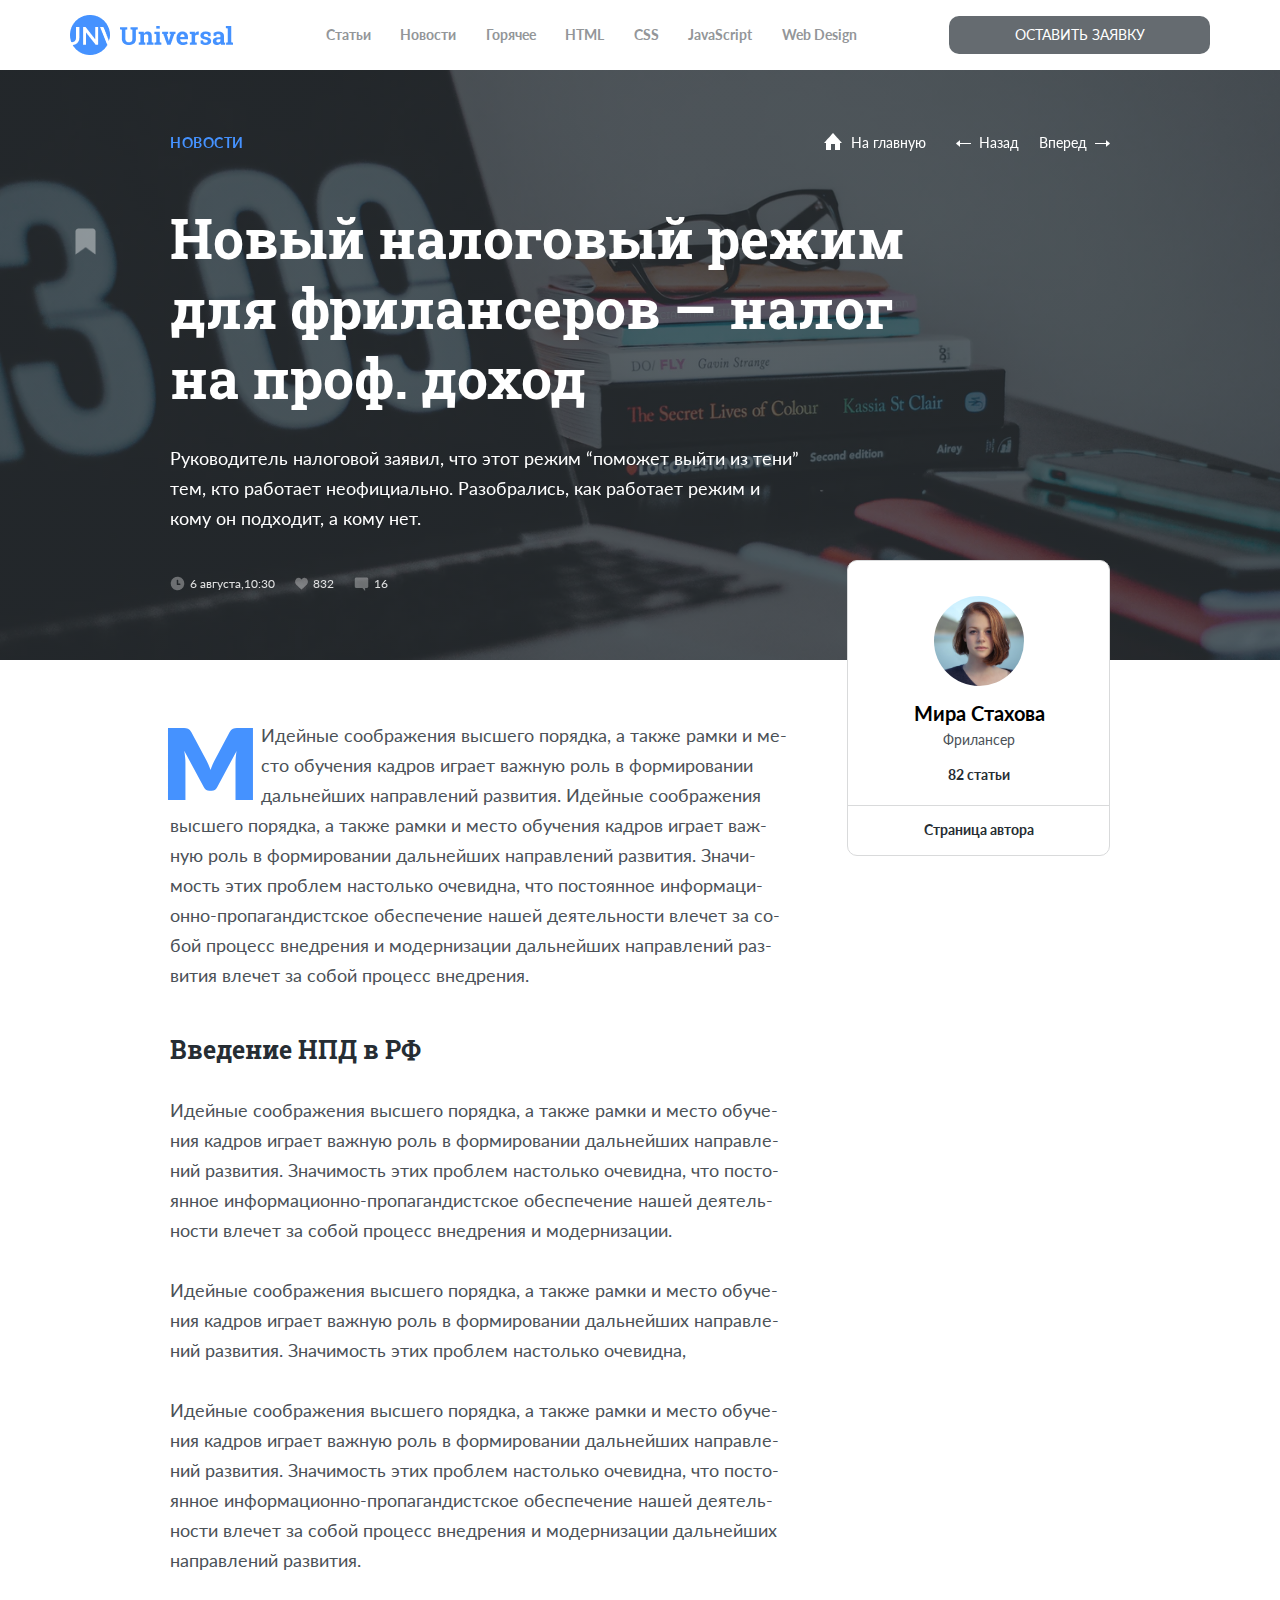
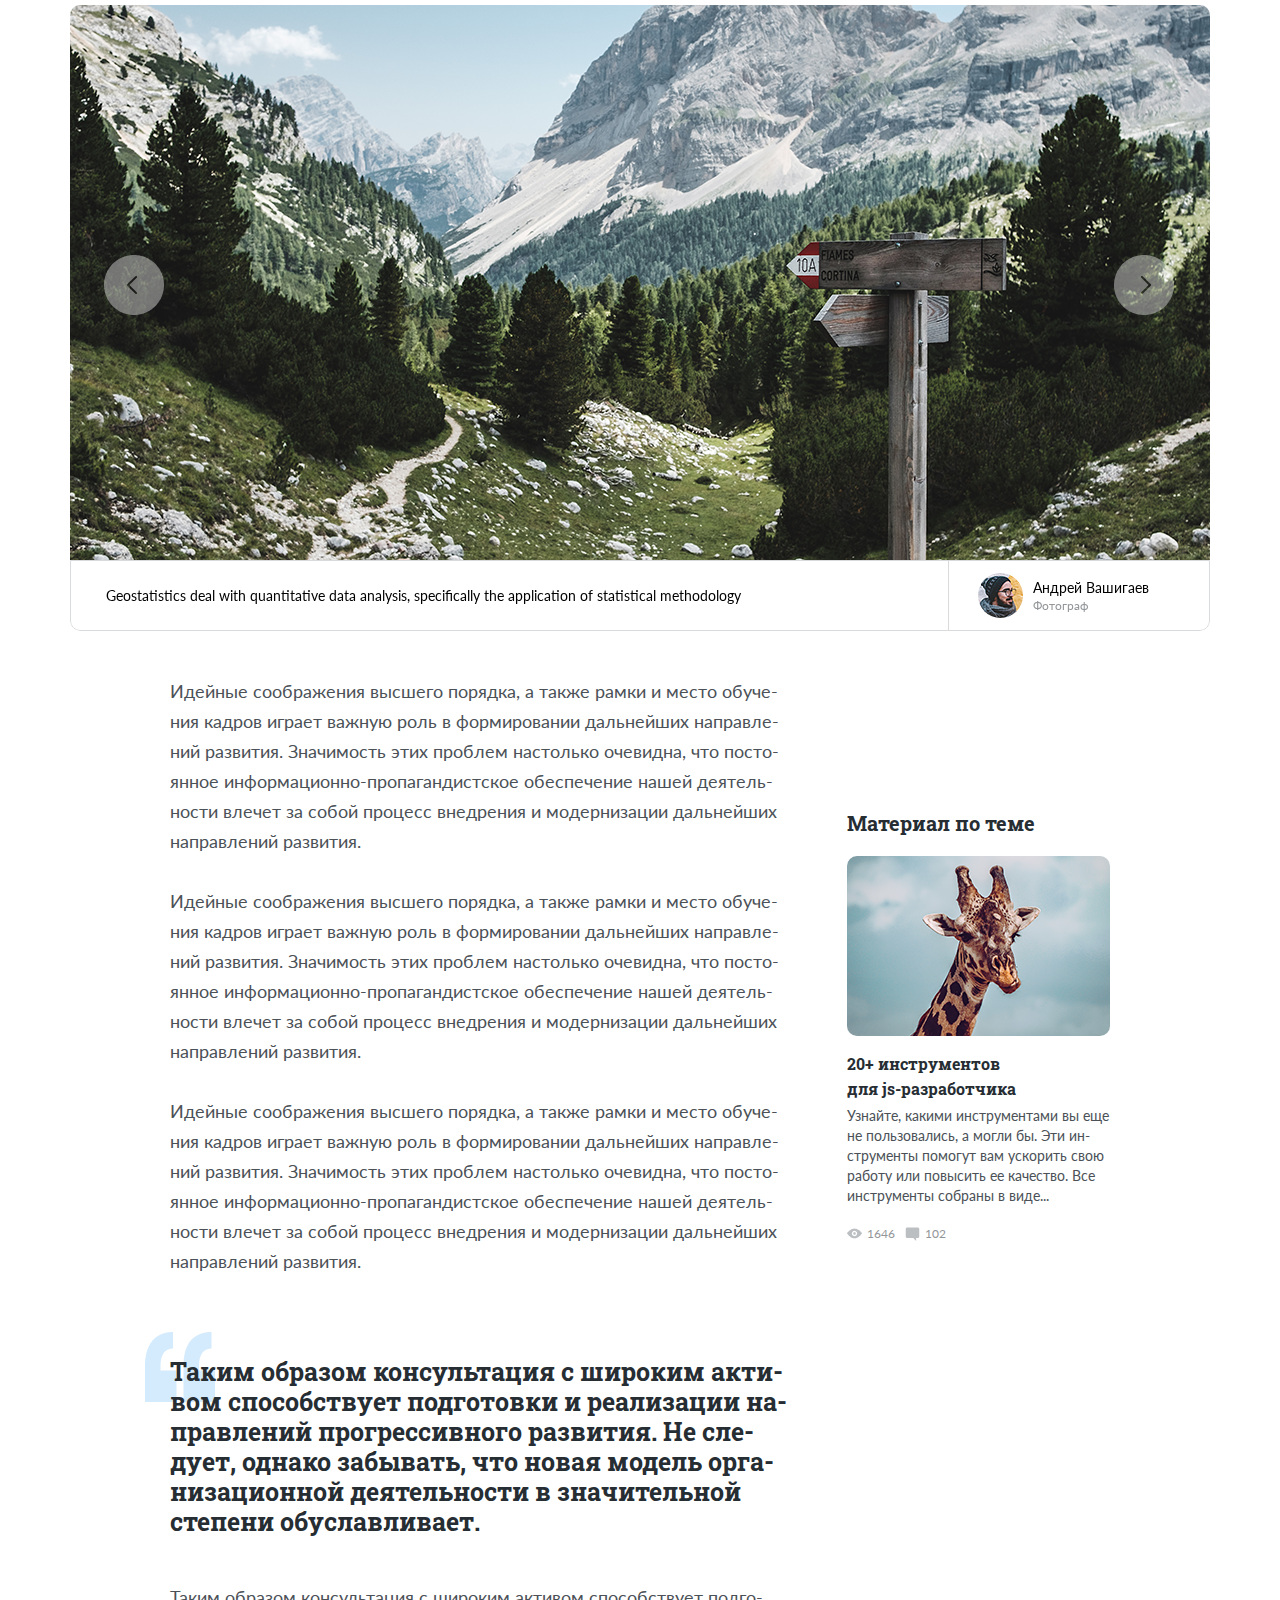
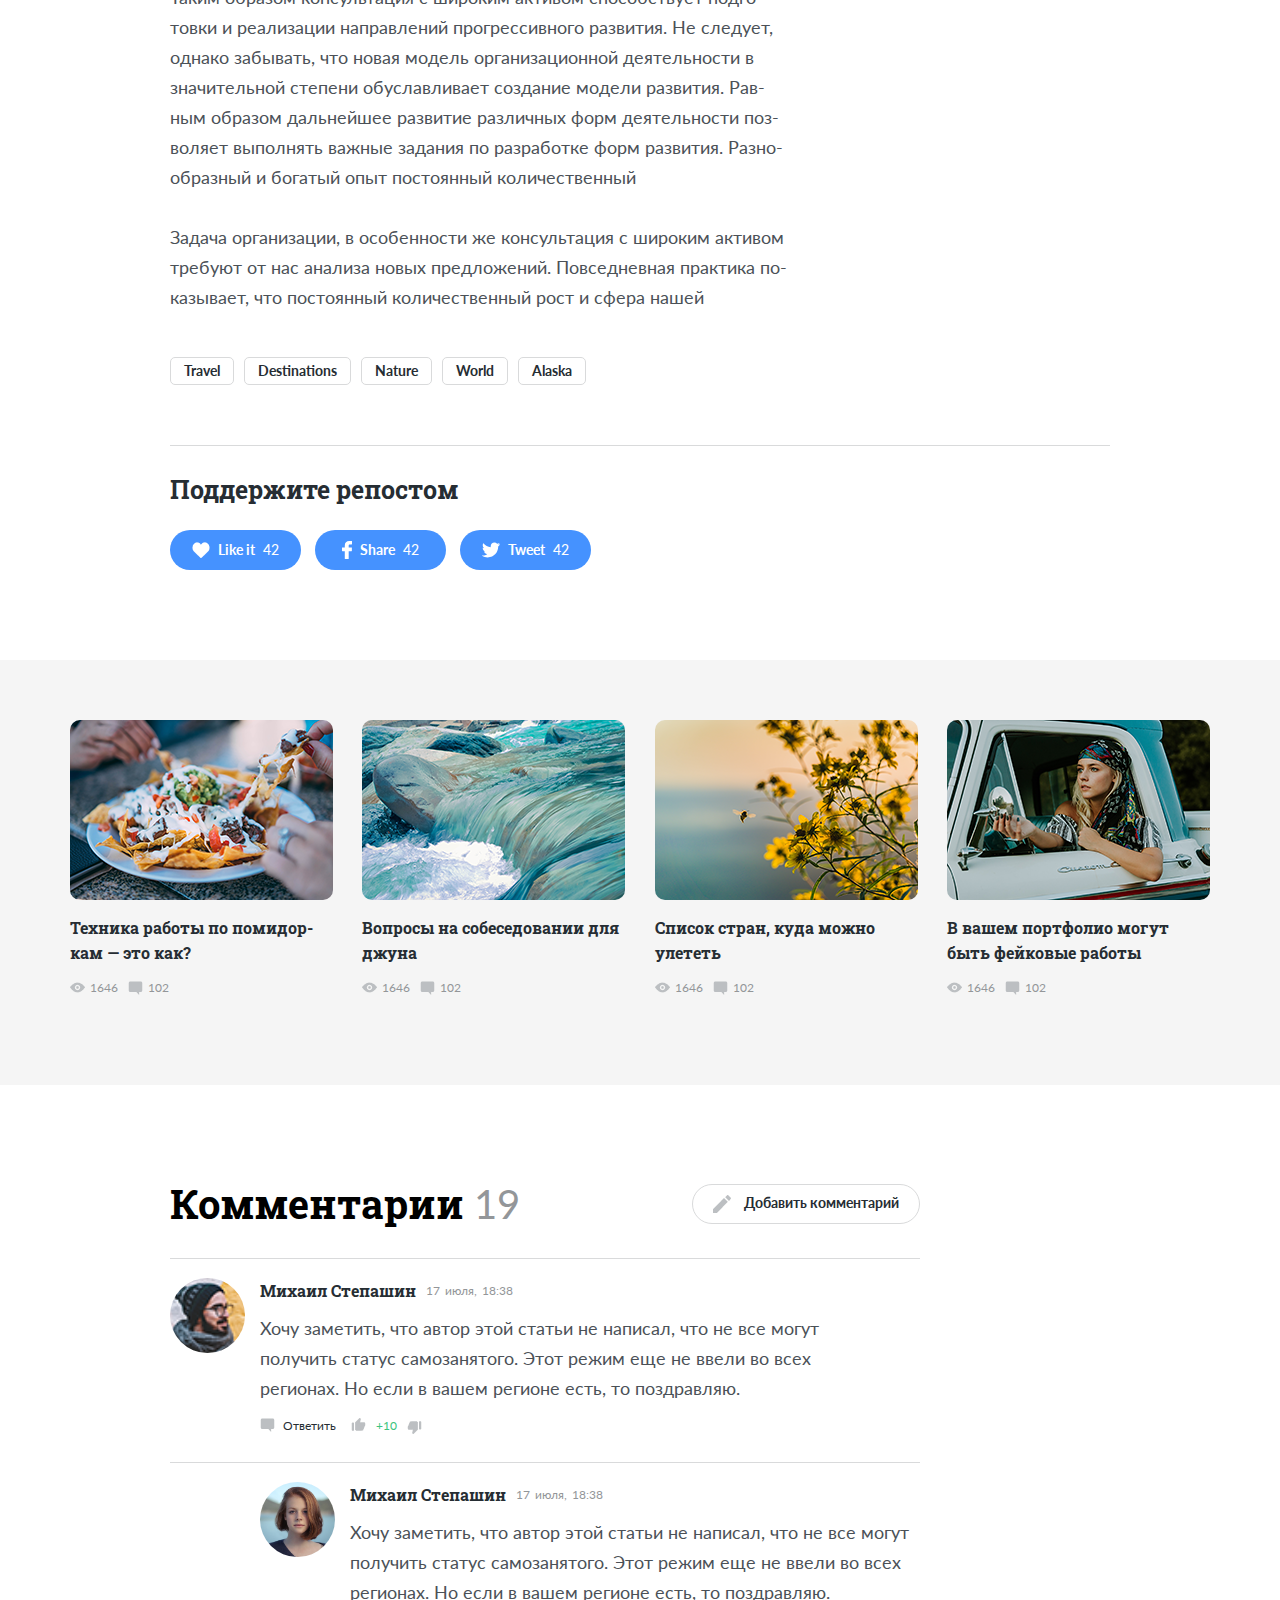
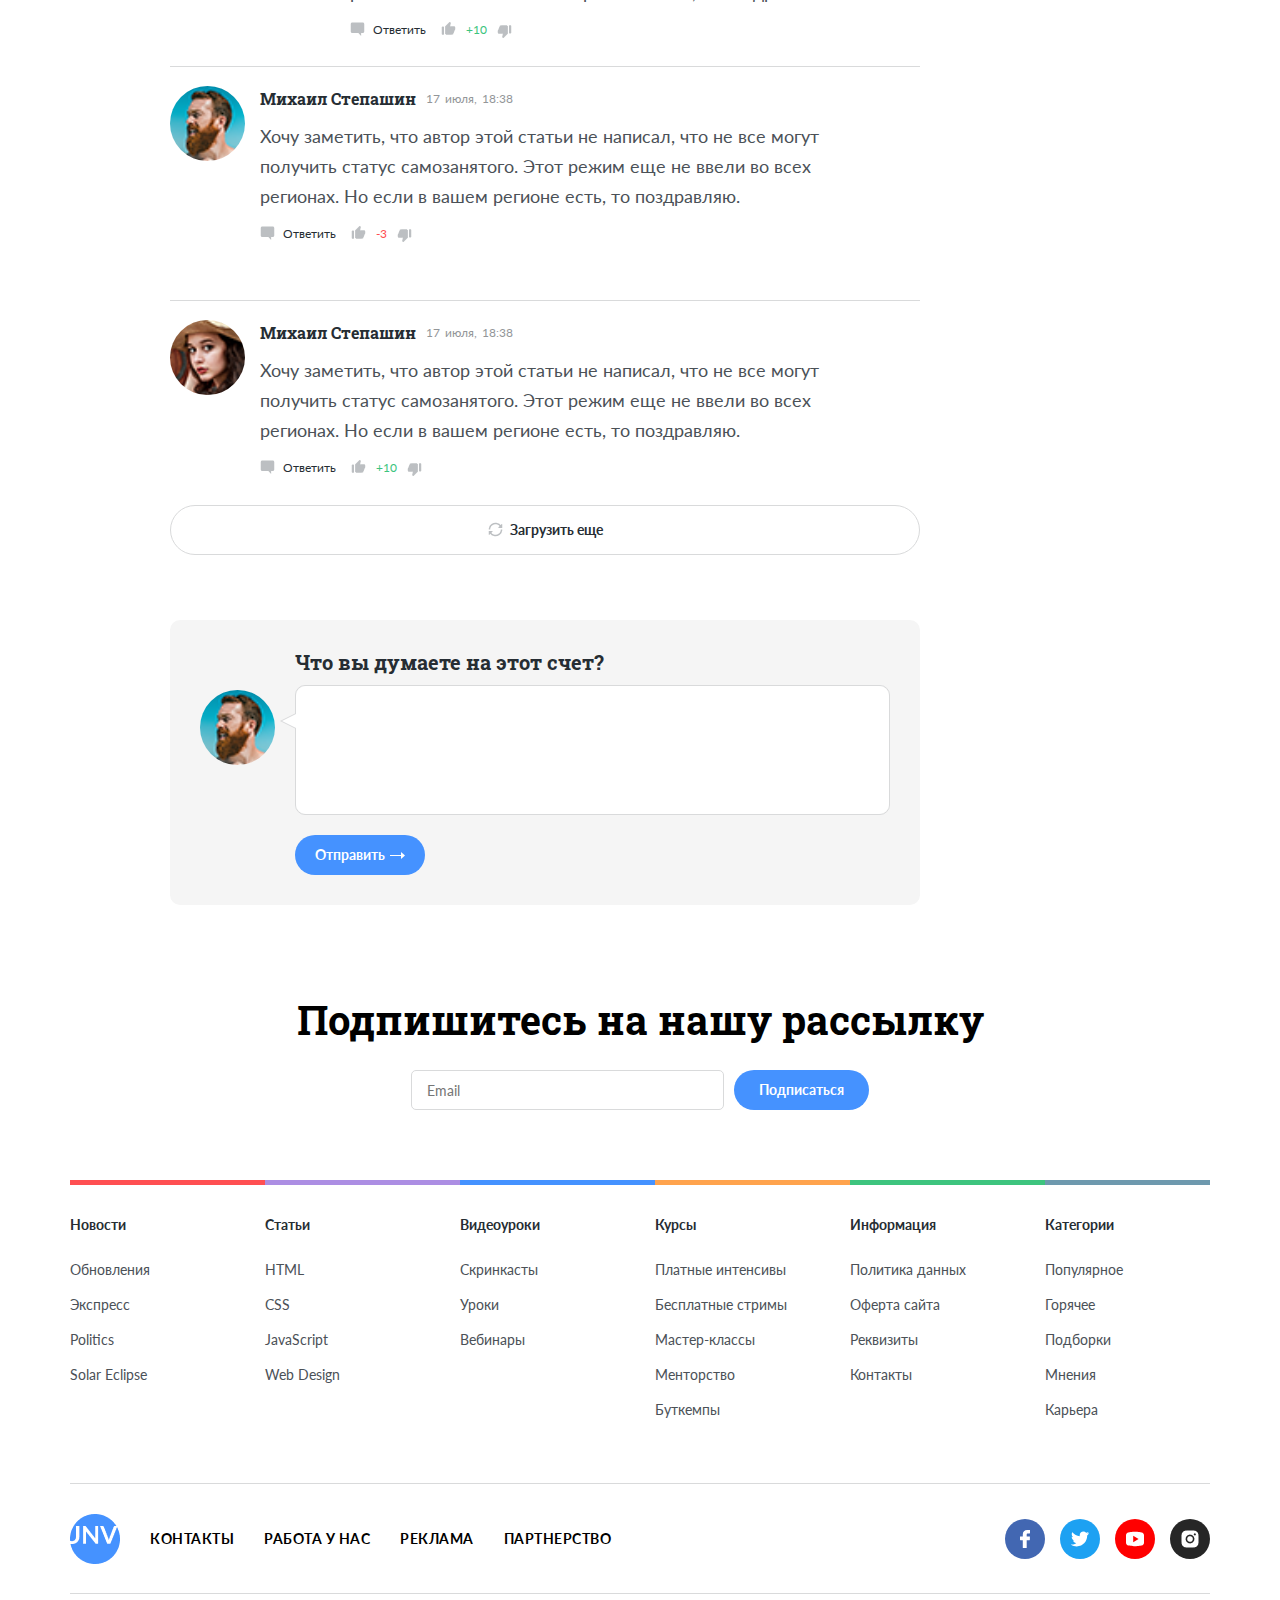
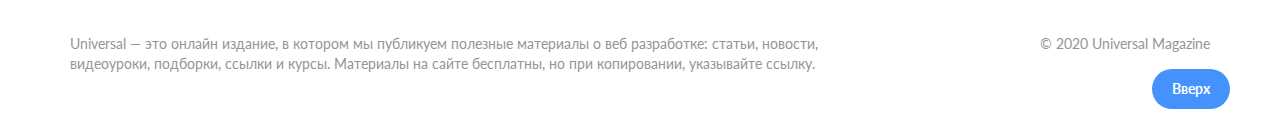
<file: article-next.html>
<!DOCTYPE html>
<html lang="ru">
  <head>
    <meta charset="UTF-8" />
    <meta http-equiv="X-UA-Compatible" content="IE=edge" />
    <meta name="viewport" content="width=device-width, initial-scale=1.0" />
    <link rel="icon" href="favicon.ico" type="image/x-icon" />
    <link rel="shortcut icon" href="favicon.ico" type="image/x-icon" />
    <link rel="stylesheet" href="css/normalize.css" />
    <link rel="stylesheet" href="css/swiper-bundle.min.css" />
    <link rel="preconnect" href="https://fonts.googleapis.com" />
    <link rel="preconnect" href="https://fonts.gstatic.com" crossorigin />
    <link
      href="https://fonts.googleapis.com/css2?family=Lato:wght@400;900&family=Roboto+Slab:wght@700&display=swap"
      rel="stylesheet"
    />
    <link rel="stylesheet" href="css/style.css" />
    <title>Universal-Новый налоговый режим для фрилансеров</title>
  </head>
  <body>
    <header class="header header-article">
      <div class="container">
        <div class="header__wrap header__wrap-article">
          <a class="logo" href="index.html">
            <img src="img/logo-article.png" alt="Логотип: Universal" />
          </a>
          <nav class="navbar navbar--hidden">
            <ul class="navbar__menu navbar__menu--article">
              <li class="navbar__item">
                <button
                  data-toggle="modal"
                  class="header__button header__button--mobile"
                >
                  ОСТАВИТЬ ЗАЯВКУ
                </button>
              </li>
              <li class="navbar__item navbar__item-article">
                <a href="#footer">Статьи</a>
              </li>
              <li class="navbar__item navbar__item-article">
                <a href="#footer">Новости</a>
              </li>
              <li class="navbar__item navbar__item-article">
                <a href="#footer">Горячее</a>
              </li>
              <li class="navbar__item navbar__item-article">
                <a href="#footer">HTML</a>
              </li>
              <li class="navbar__item navbar__item-article">
                <a href="#footer">CSS</a>
              </li>
              <li class="navbar__item navbar__item-article">
                <a href="#footer">JavaScript</a>
              </li>
              <li class="navbar__item navbar__item-article">
                <a href="#footer">Web Design</a>
              </li>
            </ul>
          </nav>
          <button data-toggle="modal" class="header__button">
            ОСТАВИТЬ ЗАЯВКУ
          </button>
          <div class="menu-burger">
            <span class="menu-burger__line menu-burger__line-article"></span
            ><span class="menu-burger__line menu-burger__line-article"></span
            ><span class="menu-burger__line menu-burger__line-article"></span>
          </div>
        </div>
      </div>
    </header>
    <section class="slider-head slider-head--next">
      <div class="container-article">
        <div class="slider-head__bookmark"></div>
        <div class="slider-head__swiper">
          <div class="swiper">
            <div class="swiper-wrapper">
              <div class="swiper-slide slider-head__slide">
                <div class="slider-head__top">
                  <span class="slider-head__chapter">Новости</span>
                  <div class="slider-head__top-nav">
                    <a href="index.html" class="slider-head__home"
                      ><img
                        src="img/home.png"
                        alt="Дом"
                        class="slider-head__icon"
                      />
                      <span>На главную</span>
                    </a>
                    <button
                      onclick="document.location='article.html'"
                      class="slider-head__button slider-head__button--prev"
                    >
                      <img src="img/arrow-prev.png" alt="стрелка" />Назад
                    </button>
                    <button
                      onclick="document.location='article.html'"
                      class="slider-head__button slider-head__button--next"
                    >
                      Вперед<img src="img/arrow-next.png" alt="стрелка" />
                    </button>
                  </div>
                </div>
                <div class="slider-head__content">
                  <div class="slider-head__block">
                    <h1 class="slider-head__title">
                      Новый налоговый режим для фрилансеров — налог на проф.
                      доход
                    </h1>
                    <p class="slider-head__text">
                      Руководитель налоговой заявил, что этот режим “поможет
                      выйти из тени” тем, кто работает неофициально.
                      Разобрались, как работает режим и кому он подходит, а кому
                      нет.
                    </p>
                  </div>
                </div>
                <div class="slider-head__info">
                  <div class="date slider-head__date">
                    <img src="img/clock.png" alt="Дата" />
                    <span class="date__num">6</span>
                    <span class="date__month">августа,</span>
                    <span class="date__time">10:30</span>
                  </div>
                  <div class="like slider-head__like">
                    <img src="img/like-grey.png" alt="Нравится" />
                    <span class="num-text">832</span>
                  </div>
                  <div class="score slider-head__score">
                    <img src="img/score-grey.png" alt="Колличество" />
                    <span class="num-text">16</span>
                  </div>
                </div>
              </div>
            </div>
          </div>
        </div>
      </div>
    </section>
    <section class="article">
      <div class="container-article">
        <div class="article__wrap">
          <div class="article__content">
            <span class="article__letter">м</span>
            <p class="article__text">
              Идейные соображения высшего порядка, а также рамки и место
              обучения кадров играет важную роль в формировании дальнейших
              направлений развития. Идейные соображения высшего порядка, а также
              рамки и место обучения кадров играет важную роль в формировании
              дальнейших направлений развития. Значимость этих проблем настолько
              очевидна, что постоянное информационно-пропагандистское
              обеспечение нашей деятельности влечет за собой процесс внедрения и
              модернизации дальнейших направлений развития влечет за собой
              процесс внедрения.
            </p>
            <h2 class="article__title">Введение НПД в РФ</h2>
            <p class="article__text">
              Идейные соображения высшего порядка, а также рамки и место
              обучения кадров играет важную роль в формировании дальнейших
              направлений развития. Значимость этих проблем настолько очевидна,
              что постоянное информационно-пропагандистское обеспечение нашей
              деятельности влечет за собой процесс внедрения и модернизации.
            </p>
            <p class="article__text">
              Идейные соображения высшего порядка, а также рамки и место
              обучения кадров играет важную роль в формировании дальнейших
              направлений развития. Значимость этих проблем настолько очевидна,
            </p>
            <p class="article__text">
              Идейные соображения высшего порядка, а также рамки и место
              обучения кадров играет важную роль в формировании дальнейших
              направлений развития. Значимость этих проблем настолько очевидна,
              что постоянное информационно-пропагандистское обеспечение нашей
              деятельности влечет за собой процесс внедрения и модернизации
              дальнейших направлений развития.
            </p>
          </div>
          <div class="article__sidebar">
            <div class="article__user article-user">
              <div class="article-user__top">
                <a href="#"
                  ><img
                    src="img/avatar-user.png"
                    alt="Аватар"
                    class="article-user__avatar" /></a
                ><a href="#"
                  ><span class="article-user__name">Мира Стахова</span></a
                ><span class="article-user__prof">Фрилансер</span>
                <span class="article-user__quantity">82 статьи</span>
              </div>
              <div class="article-user__bottom">
                <a href="#" class="article-user__link">Страница автора</a>
              </div>
            </div>
          </div>
        </div>
      </div>
      <div class="container">
        <div class="article__slider article-slider">
          <div class="article-slider__wrap">
            <button class="article-slider__button article-slider__button--prev">
              <img
                src="img/arrow--prev.png"
                alt="Назад"
                class="article-slider__arrow"
              /></button
            ><button
              class="article-slider__button article-slider__button--next"
            >
              <img
                src="img/arrow--next.png"
                alt="Вперед"
                class="article-slider__arrow"
              />
            </button>
            <div class="swiper slider-article">
              <div class="swiper-wrapper article-slider__wrapper">
                <div class="swiper-slide article-slider__slide">
                  <img
                    src="img/article-slider-img.png"
                    alt="Фотография"
                    class="article-slider__img"
                  />
                  <div class="article-slider__bottom">
                    <div class="article-slider__discr">
                      Geostatistics deal with quantitative data analysis,
                      specifically the application of statistical methodology
                    </div>
                    <div class="article-slider__user">
                      <a href="#"
                        ><img
                          src="img/article-slider-avatar.png"
                          alt="Аватар"
                          class="article-slider__avatar"
                      /></a>
                      <div class="article-slider__bio">
                        <a href="#"
                          ><span class="article-slider__bio-name"
                            >Андрей Вашигаев</span
                          ></a
                        >
                        <div class="article-slider__bio-prof">Фотограф</div>
                      </div>
                    </div>
                  </div>
                </div>
              </div>
            </div>
          </div>
        </div>
      </div>
      <div class="container-article">
        <div class="article__wrap article__wrap--flex">
          <div class="article__content">
            <p class="article__text">
              Идейные соображения высшего порядка, а также рамки и место
              обучения кадров играет важную роль в формировании дальнейших
              направлений развития. Значимость этих проблем настолько очевидна,
              что постоянное информационно-пропагандистское обеспечение нашей
              деятельности влечет за собой процесс внедрения и модернизации
              дальнейших направлений развития.
            </p>
            <p class="article__text">
              Идейные соображения высшего порядка, а также рамки и место
              обучения кадров играет важную роль в формировании дальнейших
              направлений развития. Значимость этих проблем настолько очевидна,
              что постоянное информационно-пропагандистское обеспечение нашей
              деятельности влечет за собой процесс внедрения и модернизации
              дальнейших направлений развития.
            </p>
            <p class="article__text">
              Идейные соображения высшего порядка, а также рамки и место
              обучения кадров играет важную роль в формировании дальнейших
              направлений развития. Значимость этих проблем настолько очевидна,
              что постоянное информационно-пропагандистское обеспечение нашей
              деятельности влечет за собой процесс внедрения и модернизации
              дальнейших направлений развития.
            </p>
            <div class="article-quote">
              <img
                class="article-quote__img"
                src="img/quote.png"
                alt="Цитата"
              />
              Таким образом консультация с широким активом способствует
              подготовки и реализации направлений прогрессивного развития. Не
              следует, однако забывать, что новая модель организационной
              деятельности в значительной степени обуславливает.
            </div>
            <p class="article__text">
              Таким образом консультация с широким активом способствует
              подготовки и реализации направлений прогрессивного развития. Не
              следует, однако забывать, что новая модель организационной
              деятельности в значительной степени обуславливает создание модели
              развития. Равным образом дальнейшее развитие различных форм
              деятельности позволяет выполнять важные задания по разработке форм
              развития. Разнообразный и богатый опыт постоянный количественный
            </p>
            <p class="article__text">
              Задача организации, в особенности же консультация с широким
              активом требуют от нас анализа новых предложений. Повседневная
              практика показывает, что постоянный количественный рост и сфера
              нашей
            </p>
          </div>
          <div class="article__sidebar article__sidebar--order">
            <div class="article__theme article-theme">
              <h3 class="article-theme__title">Материал по теме</h3>
              <img
                src="img/article-theme.png"
                alt="Фотография"
                class="article-theme__img"
              />
              <div class="article-theme__block">
                <a href="article.html"
                  ><h4 class="article-theme__block-title">
                    20+ инструментов для js-разработчика
                  </h4></a
                >
                <p class="article-theme__block-text">
                  Узнайте, какими инструментами вы еще не пользовались, а могли
                  бы. Эти инструменты помогут вам ускорить свою работу или
                  повысить ее качество. Все инструменты собраны в виде...
                </p>
                <div class="article-theme__block-info">
                  <div class="view article-theme__block-view">
                    <img src="img/view.png" alt="Просмотры" />
                    <span class="num-text">1646</span>
                  </div>
                  <div class="score article-theme__block-score">
                    <img src="img/score.svg" alt="Колличество" />
                    <span class="num-text">102</span>
                  </div>
                </div>
              </div>
            </div>
          </div>
        </div>
        <div class="article__tags">
          <ul class="article__tags-list">
            <li class="article__tags-item">Travel</li>
            <li class="article__tags-item">Destinations</li>
            <li class="article__tags-item">Nature</li>
            <li class="article__tags-item">World</li>
            <li class="article__tags-item">Alaska</li>
          </ul>
        </div>
        <div class="article__repost">
          <h2 class="article__repost-title">Поддержите репостом</h2>
          <div class="article__repost-block">
            <button class="button article__repost-button">
              <img
                src="img/like-repost.png"
                alt="Нравится"
                class="article__repost-img"
              /><span class="article__repost-text">Like it</span>
              <span class="article__repost-num">42</span></button
            ><button class="button article__repost-button">
              <img
                src="img/facebook.svg"
                alt="Поделиться"
                class="article__repost-img"
              /><span class="article__repost-text">Share</span
              ><span class="article__repost-num">42</span></button
            ><button class="button article__repost-button">
              <img
                src="img/twitter.svg"
                alt="Твит"
                class="article__repost-img"
              />
              <span class="article__repost-text">Tweet</span
              ><span class="article__repost-num">42</span>
            </button>
          </div>
        </div>
      </div>
    </section>
    <section class="previews">
      <div class="container">
        <div class="previews__wrap">
          <div class="previews__item">
            <img
              src="img/preview-img-1.png"
              alt="Картинка"
              class="previews__img"
            />
            <a href="article.html"
              ><h3 class="previews__title">
                Техника работы по помидоркам — это как?
              </h3></a
            >
            <div class="previews__info">
              <div class="view previews__info-view">
                <img src="img/view.png" alt="Просмотры" />
                <span class="num-text">1646</span>
              </div>
              <div class="score previews__info-score">
                <img src="img/score.svg" alt="Колличество" />
                <span class="num-text">102</span>
              </div>
            </div>
          </div>
          <div class="previews__item">
            <img
              src="img/preview-img-2.png"
              alt="Картинка"
              class="previews__img"
            />
            <a href="article.html"
              ><h3 class="previews__title">
                Вопросы на собеседовании для джуна
              </h3></a
            >
            <div class="previews__info">
              <div class="view previews__info-view">
                <img src="img/view.png" alt="Просмотры" />
                <span class="num-text">1646</span>
              </div>
              <div class="score previews__info-score">
                <img src="img/score.svg" alt="Колличество" />
                <span class="num-text">102</span>
              </div>
            </div>
          </div>
          <div class="previews__item">
            <img
              src="img/preview-img-3.png"
              alt="Картинка"
              class="previews__img"
            />
            <a href="article.html"
              ><h3 class="previews__title">
                Список стран, куда можно улететь
              </h3></a
            >
            <div class="previews__info">
              <div class="view previews__info-view">
                <img src="img/view.png" alt="Просмотры" />
                <span class="num-text">1646</span>
              </div>
              <div class="score previews__info-score">
                <img src="img/score.svg" alt="Колличество" />
                <span class="num-text">102</span>
              </div>
            </div>
          </div>
          <div class="previews__item">
            <img
              src="img/preview-img-4.png"
              alt="Картинка"
              class="previews__img"
            />
            <a href="article.html"
              ><h3 class="previews__title">
                В вашем портфолио могут быть фейковые работы
              </h3></a
            >
            <div class="previews__info">
              <div class="view previews__info-view">
                <img src="img/view.png" alt="Просмотры" />
                <span class="num-text">1646</span>
              </div>
              <div class="score previews__info-score">
                <img src="img/score.svg" alt="Колличество" />
                <span class="num-text">102</span>
              </div>
            </div>
          </div>
        </div>
      </div>
    </section>
    <section class="comments">
      <div class="container-article">
        <div class="comments__wrap">
          <div class="comments__top">
            <div class="comments__block">
              <h2 class="comments__title">Комментарии</h2>
              <div class="comments__score">19</div>
            </div>
            <button
              onclick="document.location='#answer'"
              class="comments__button"
            >
              <img src="img/pen.png" alt="Ручка" class="comments__pen" />
              Добавить комментарий
            </button>
          </div>
          <div id="comments" class="comments__middle">
            <div class="comments__middle-item">
              <a href="#"
                ><img
                  src="img/article-slider-avatar.png"
                  alt="Аватар"
                  class="comments__avatar"
              /></a>
              <div class="comments__content">
                <div class="comments__content-title">
                  <a href="#"
                    ><div class="comments__content-name">
                      Михаил Степашин
                    </div></a
                  >
                  <div class="comments__content-date">
                    <span class="comments__day">17</span
                    ><span class="comments__month">июля,</span
                    ><span class="comments__time">18:38</span>
                  </div>
                </div>
                <div class="comments__content-text">
                  Хочу заметить, что автор этой статьи не написал, что не все
                  могут получить статус самозанятого. Этот режим еще не ввели во
                  всех регионах. Но если в вашем регионе есть, то поздравляю.
                </div>
                <div class="comments__content-nav">
                  <div class="comments__content-answer">
                    <a href="#answer"
                      ><img src="img/score.svg" alt="Ответ" /> Ответить</a
                    >
                  </div>
                  <div class="comments__content-block">
                    <img
                      src="img/up.png"
                      alt="Нравится"
                      class="comments__content-like"
                    />
                    <span
                      class="
                        comments__content-score comments__content-score--green
                      "
                      >+10</span
                    >
                    <img
                      src="img/down.png"
                      alt="Не нравится"
                      class="comments__content-dis"
                    />
                  </div>
                </div>
              </div>
            </div>
            <div class="comments__middle-item">
              <a href="#"
                ><img
                  src="img/avatar-user.png"
                  alt="Аватар"
                  class="comments__avatar"
              /></a>
              <div class="comments__content">
                <div class="comments__content-title">
                  <a href="#"
                    ><div class="comments__content-name">
                      Михаил Степашин
                    </div></a
                  >
                  <div class="comments__content-date">
                    <span class="comments__day">17</span
                    ><span class="comments__month">июля,</span
                    ><span class="comments__time">18:38</span>
                  </div>
                </div>
                <div class="comments__content-text">
                  Хочу заметить, что автор этой статьи не написал, что не все
                  могут получить статус самозанятого. Этот режим еще не ввели во
                  всех регионах. Но если в вашем регионе есть, то поздравляю.
                </div>
                <div class="comments__content-nav">
                  <div class="comments__content-answer">
                    <a href="#answer"
                      ><img src="img/score.svg" alt="Ответ" /> Ответить</a
                    >
                  </div>
                  <div class="comments__content-block">
                    <img
                      src="img/up.png"
                      alt="Нравится"
                      class="comments__content-like"
                    />
                    <span
                      class="
                        comments__content-score comments__content-score--green
                      "
                      >+10</span
                    >
                    <img
                      src="img/down.png"
                      alt="Не нравится"
                      class="comments__content-dis"
                    />
                  </div>
                </div>
              </div>
            </div>
            <div class="comments__middle-item">
              <a href="#"
                ><img
                  src="img/avatar.png"
                  alt="Аватар"
                  class="comments__avatar"
              /></a>
              <div class="comments__content">
                <div class="comments__content-title">
                  <a href="#"
                    ><div class="comments__content-name">
                      Михаил Степашин
                    </div></a
                  >
                  <div class="comments__content-date">
                    <span class="comments__day">17</span
                    ><span class="comments__month">июля,</span
                    ><span class="comments__time">18:38</span>
                  </div>
                </div>
                <div class="comments__content-text">
                  Хочу заметить, что автор этой статьи не написал, что не все
                  могут получить статус самозанятого. Этот режим еще не ввели во
                  всех регионах. Но если в вашем регионе есть, то поздравляю.
                </div>
                <div class="comments__content-nav">
                  <div class="comments__content-answer">
                    <a href="#answer"
                      ><img src="img/score.svg" alt="Ответ" /> Ответить</a
                    >
                  </div>
                  <div class="comments__content-block">
                    <img
                      src="img/up.png"
                      alt="Нравится"
                      class="comments__content-like"
                    />
                    <span
                      class="
                        comments__content-score comments__content-score--red
                      "
                      >-3</span
                    >
                    <img
                      src="img/down.png"
                      alt="Не нравится"
                      class="comments__content-dis"
                    />
                  </div>
                </div>
              </div>
            </div>
            <div class="comments__middle-item">
              <a href="#"
                ><img
                  src="img/info-avatar.png"
                  alt="Аватар"
                  class="comments__avatar"
              /></a>
              <div class="comments__content">
                <div class="comments__content-title">
                  <a href="#"
                    ><div class="comments__content-name">
                      Михаил Степашин
                    </div></a
                  >
                  <div class="comments__content-date">
                    <span class="comments__day">17</span
                    ><span class="comments__month">июля,</span
                    ><span class="comments__time">18:38</span>
                  </div>
                </div>
                <div class="comments__content-text">
                  Хочу заметить, что автор этой статьи не написал, что не все
                  могут получить статус самозанятого. Этот режим еще не ввели во
                  всех регионах. Но если в вашем регионе есть, то поздравляю.
                </div>
                <div class="comments__content-nav">
                  <div class="comments__content-answer">
                    <a href="#answer"
                      ><img src="img/score.svg" alt="Ответ" /> Ответить</a
                    >
                  </div>
                  <div class="comments__content-block">
                    <img
                      src="img/up.png"
                      alt="Нравится"
                      class="comments__content-like"
                    />
                    <span
                      class="
                        comments__content-score comments__content-score--green
                      "
                      >+10</span
                    >
                    <img
                      src="img/down.png"
                      alt="Не нравится"
                      class="comments__content-dis"
                    />
                  </div>
                </div>
              </div>
            </div>
          </div>
          <button id="more" class="comments__button-more">
            <img src="img/load.png" alt="Загрузить" />Загрузить еще
          </button>
          <div class="comments__form-block">
            <img
              src="img/avatar.png"
              alt="Аватар"
              class="comments__form-avatar"
            />
            <form
              id="answer"
              class="comments-form"
              action="send.php"
              method="post"
            >
              <h3 class="comments__form-title">Что вы думаете на этот счет?</h3>
              <div class="comments__form-wrap">
                <textarea
                  class="comments__form-textarea invalid-comments"
                  name="message"
                  id="#"
                  cols="30"
                  rows="10"
                  minlength="100"
                  required
                ></textarea>
              </div>
              <button
                type="submit"
                class="
                  button
                  comments__form-button
                  button--read
                  invalid-comments
                "
              >
                Отправить<img src="img/arrow.svg" alt="Стрелка" />
              </button>
            </form>
          </div>
        </div>
      </div>
    </section>
    <section class="subscribe">
      <div class="container subscribe__wrap">
        <h2 class="subscribe__title">Подпишитесь на нашу рассылку</h2>
        <form class="subscribe__form" action="send.php" method="post">
          <div class="invalid-subscribe">
            <input
              class="subscribe__input"
              type="email"
              placeholder="Email"
              name="email"
              required
            />
          </div>
          <button class="button subscribe__button">Подписаться</button>
        </form>
      </div>
    </section>
    <footer id="footer" class="footer">
      <div class="container">
        <div class="footer-top">
          <ul class="footer-top__list footer-top__list-news">
            <li class="footer-top__item">Новости</li>
            <li class="footer-top__item"><a href="#">Обновления</a></li>
            <li class="footer-top__item"><a href="#">Экспресс</a></li>
            <li class="footer-top__item"><a href="#">Politics</a></li>
            <li class="footer-top__item"><a href="#">Solar Eclipse</a></li>
          </ul>
          <ul class="footer-top__list footer-top__list-article">
            <li class="footer-top__item">Статьи</li>
            <li class="footer-top__item"><a href="#">HTML</a></li>
            <li class="footer-top__item"><a href="#">CSS</a></li>
            <li class="footer-top__item"><a href="#">JavaScript</a></li>
            <li class="footer-top__item"><a href="#">Web Design</a></li>
          </ul>
          <ul class="footer-top__list footer-top__list-video">
            <li class="footer-top__item">Видеоуроки</li>
            <li class="footer-top__item"><a href="#">Скринкасты</a></li>
            <li class="footer-top__item"><a href="#">Уроки</a></li>
            <li class="footer-top__item"><a href="#">Вебинары</a></li>
          </ul>
          <ul class="footer-top__list footer-top__list-courses">
            <li class="footer-top__item">Курсы</li>
            <li class="footer-top__item"><a href="#">Платные интенсивы</a></li>
            <li class="footer-top__item"><a href="#">Бесплатные стримы</a></li>
            <li class="footer-top__item"><a href="#">Мастер-классы</a></li>
            <li class="footer-top__item"><a href="#">Менторство</a></li>
            <li class="footer-top__item"><a href="#">Буткемпы</a></li>
          </ul>
          <ul class="footer-top__list footer-top__list-info">
            <li class="footer-top__item">Информация</li>
            <li class="footer-top__item"><a href="#">Политика данных</a></li>
            <li class="footer-top__item"><a href="#">Оферта сайта</a></li>
            <li class="footer-top__item"><a href="#">Реквизиты</a></li>
            <li class="footer-top__item"><a href="#">Контакты</a></li>
          </ul>
          <ul class="footer-top__list footer-top__list-categories">
            <li class="footer-top__item">Категории</li>
            <li class="footer-top__item"><a href="#">Популярное</a></li>
            <li class="footer-top__item"><a href="#">Горячее</a></li>
            <li class="footer-top__item"><a href="#">Подборки</a></li>
            <li class="footer-top__item"><a href="#">Мнения</a></li>
            <li class="footer-top__item"><a href="#">Карьера</a></li>
          </ul>
        </div>
        <div class="footer-middle">
          <div class="footer-middle__block">
            <a href="index.html" class="footer-middle__link"
              ><img
                class="footer__logo"
                src="img/logo-footer.png"
                alt="логотип"
            /></a>
            <ul class="footer-middle__list">
              <li class="footer-middle__item"><a href="#">Контакты</a></li>
              <li class="footer-middle__item"><a href="#">Работа у нас</a></li>
              <li class="footer-middle__item"><a href="#">Реклама</a></li>
              <li class="footer-middle__item">
                <a href="#">Партнерство</a>
              </li>
            </ul>
          </div>
          <div class="footer-middle__social">
            <a
              target="_blank"
              href="https://facebook.com"
              class="
                footer-middle__social-link footer-middle__social-link--facebook
              "
              ><img
                src="img/facebook.svg"
                alt="Facebook"
                class="footer-middle__social-icon" /></a
            ><a
              target="_blank"
              href="https://twitter.com"
              class="
                footer-middle__social-link footer-middle__social-link--twitter
              "
              ><img
                src="img/twitter.svg"
                alt="Twitter"
                class="footer-middle__social-icon" /></a
            ><a
              target="_blank"
              href="https://youtube.com"
              class="
                footer-middle__social-link footer-middle__social-link--youtube
              "
              ><img
                src="img/youtube.svg"
                alt="Youtube"
                class="footer-middle__social-icon" /></a
            ><a
              target="_blank"
              href="https://instagram.com"
              class="
                footer-middle__social-link footer-middle__social-link--instagram
              "
              ><img
                src="img/instagram.png"
                alt="Instagram"
                class="footer-middle__social-icon"
            /></a>
          </div>
        </div>
        <div class="footer-bottom">
          <p class="footer-bottom__text">
            Universal — это онлайн издание, в котором мы публикуем полезные
            материалы о веб разработке: статьи, новости, видеоуроки, подборки,
            ссылки и курсы. Материалы на сайте бесплатны, но при копировании,
            указывайте ссылку.
          </p>
          <span class="footer-bottom__copyright"
            >© 2020 Universal Magazine</span
          >
        </div>
      </div>
    </footer>
    <div class="modal-bg"></div>
    <div class="modal">
      <a href="#"
        ><img
          src="img/modal-close.svg"
          class="modal__close"
          alt="icon: modal close"
      /></a>
      <h3 class="modal__title">Запрос</h3>
      <form class="modal__form form" action="send.php" method="post">
        <input
          type="text"
          class="input modal__input"
          placeholder="Ваше имя*"
          name="name"
          required
          minlength="2"
        />
        <input
          type="tel"
          class="input modal__input phone-us"
          placeholder="Номер телефона*"
          name="phone"
          required
        />
        <input
          type="email"
          class="input modal__input"
          placeholder="Email*"
          name="email"
          required
        />
        <textarea
          class="message modal__message"
          placeholder="Сообщение"
          name="message"
        ></textarea>

        <button class="button modal__button" type="submit">Отправить</button>
        <span class="modal__required">* Обазтельные поля</span>
      </form>
    </div>
    <a href="#header">
      <button class="button button-up">Вверх</button>
    </a>
    <script src="js/swiper-bundle.min.js"></script>
    <script src="js/jquery-3.6.0.min.js"></script>
    <script src="js/jquery.validate.min.js"></script>
    <script src="js/jquery.mask.min.js"></script>
    <script src="js/more.js"></script>
    <script src="js/slider.js"></script>
    <script src="js/main.js"></script>
  </body>
</html>
</file>
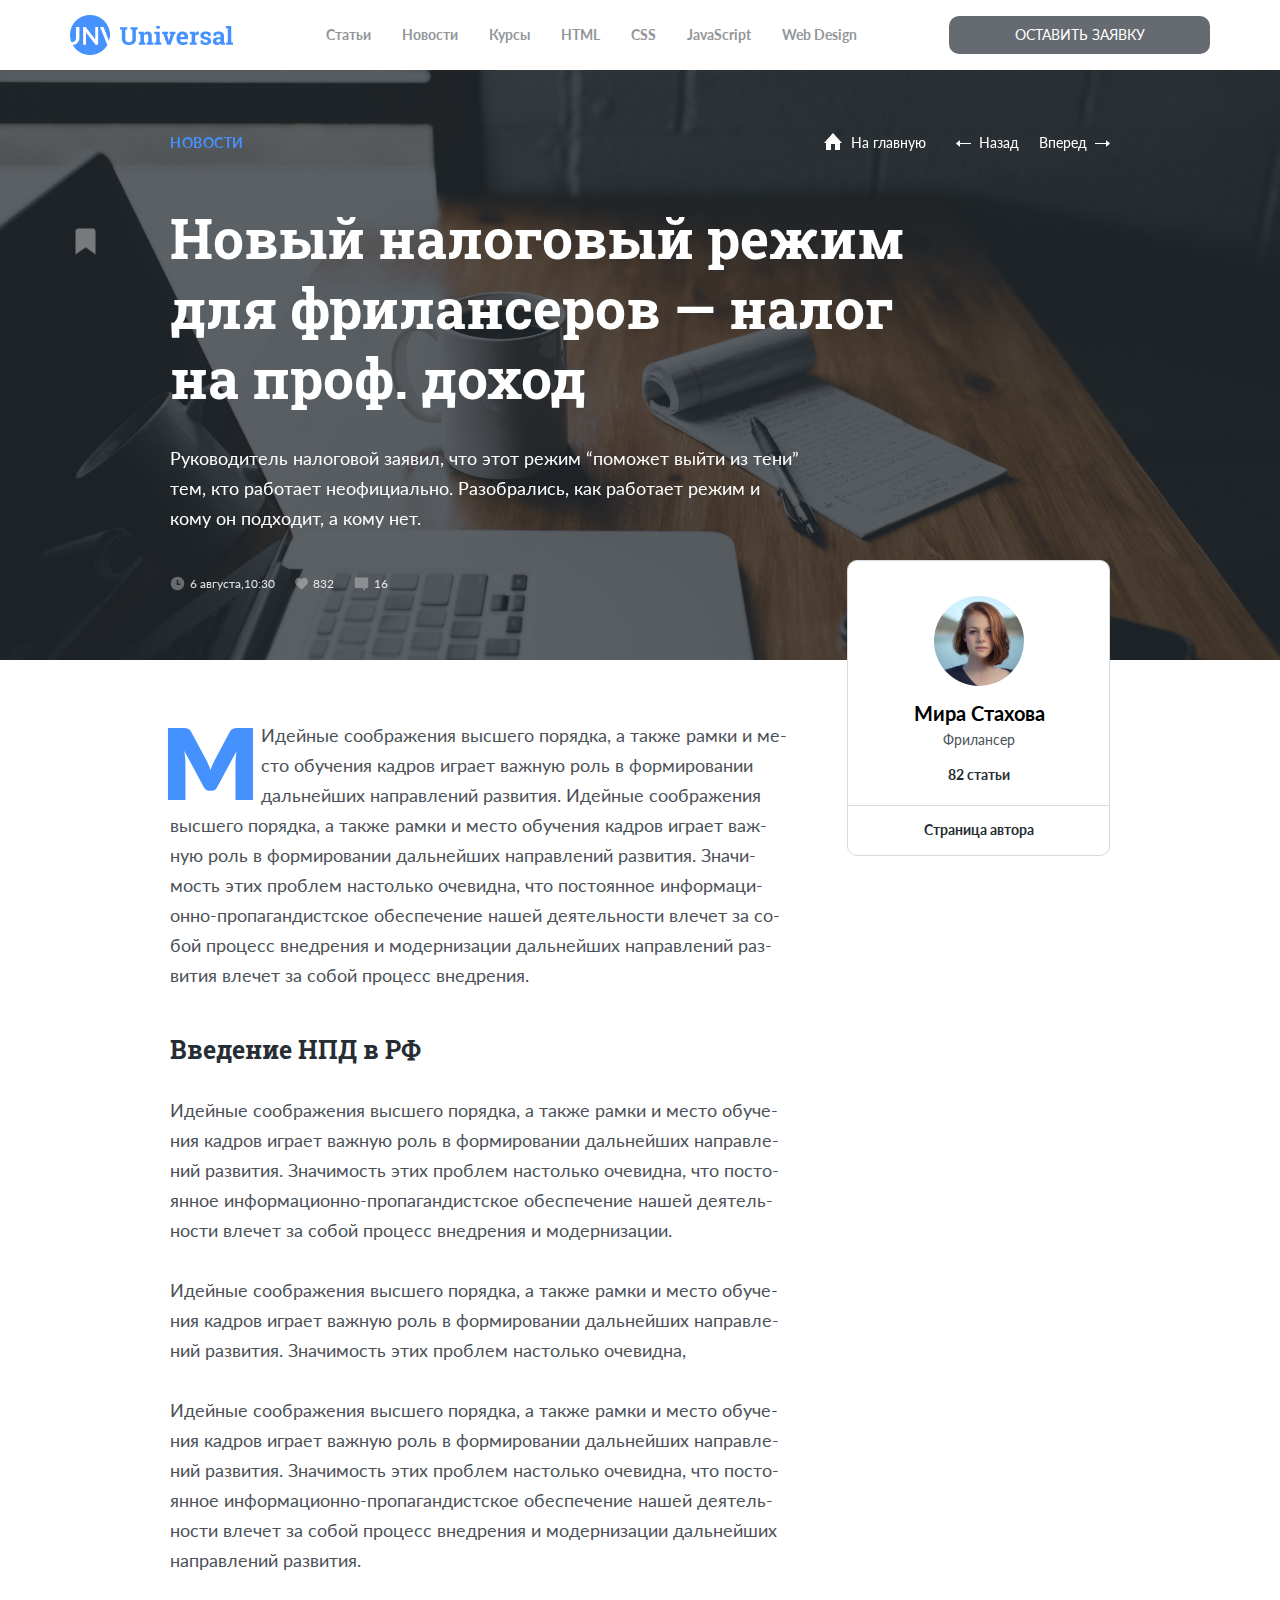
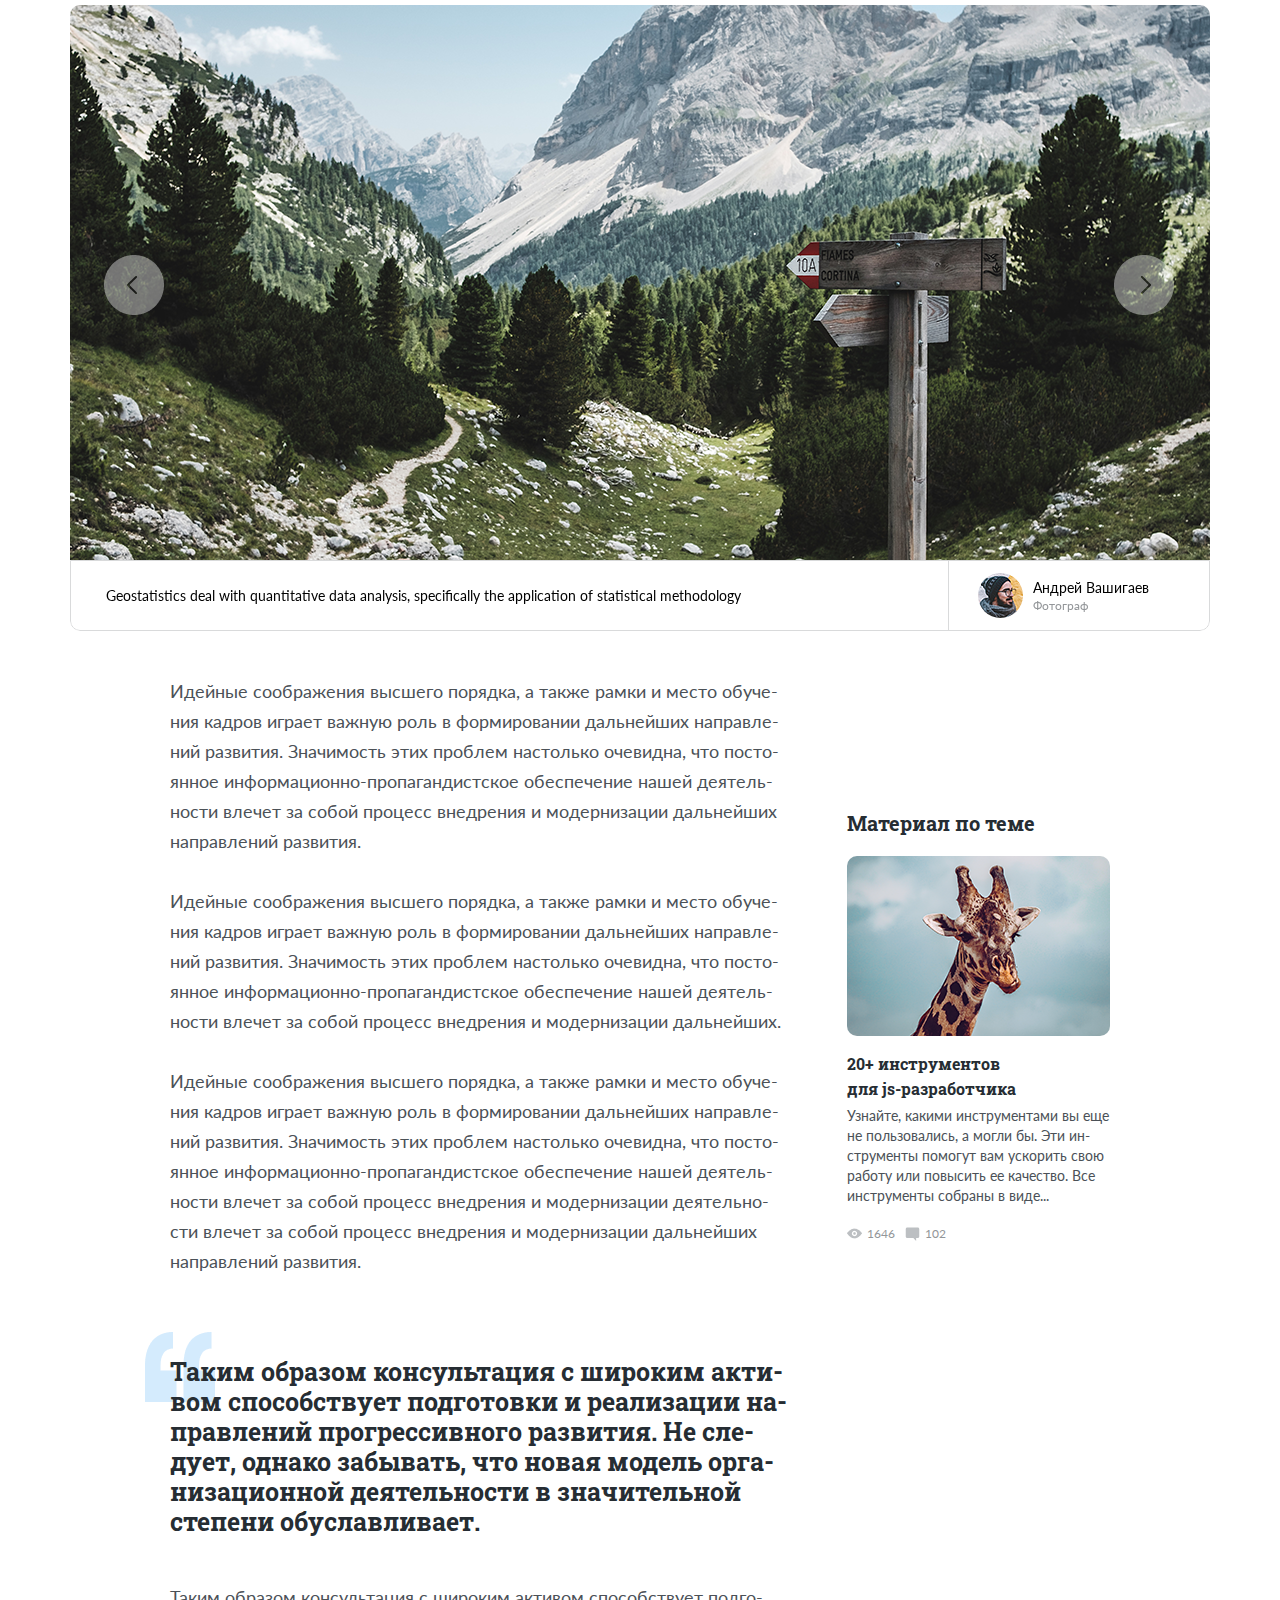
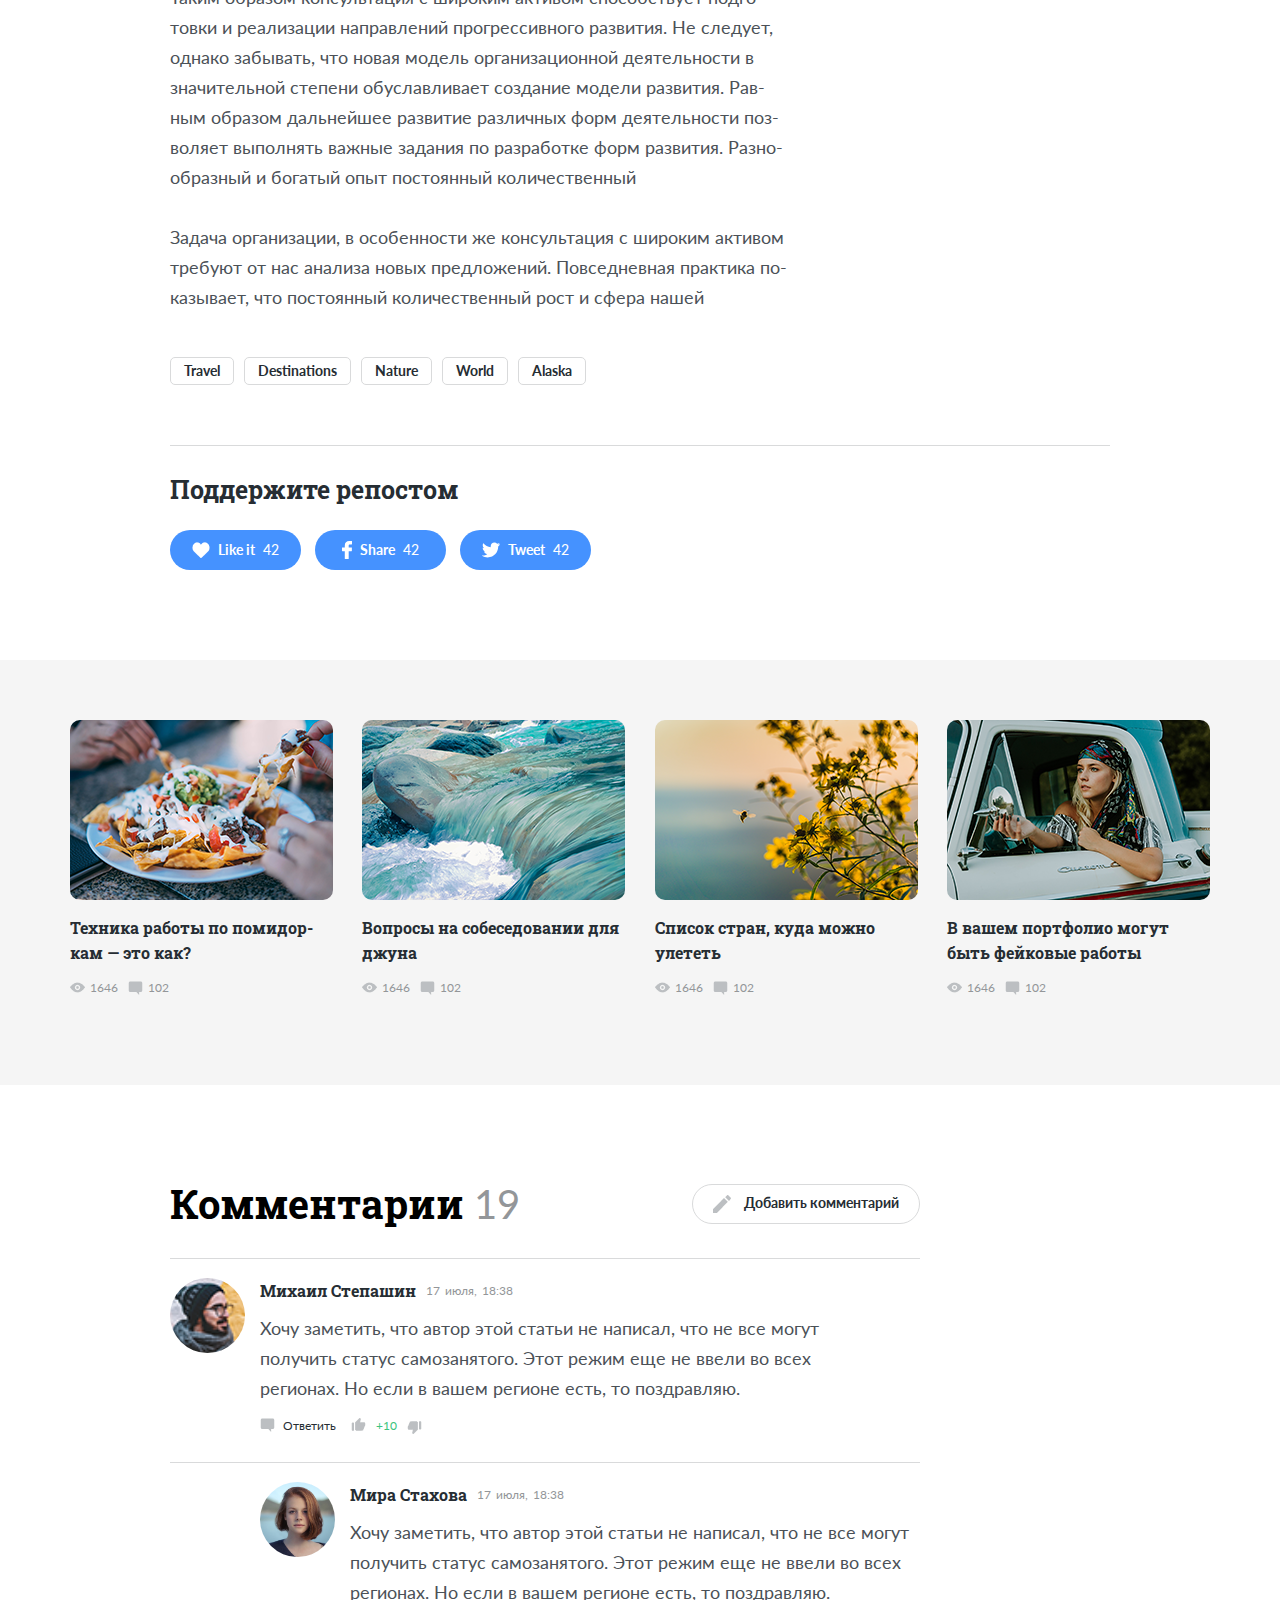
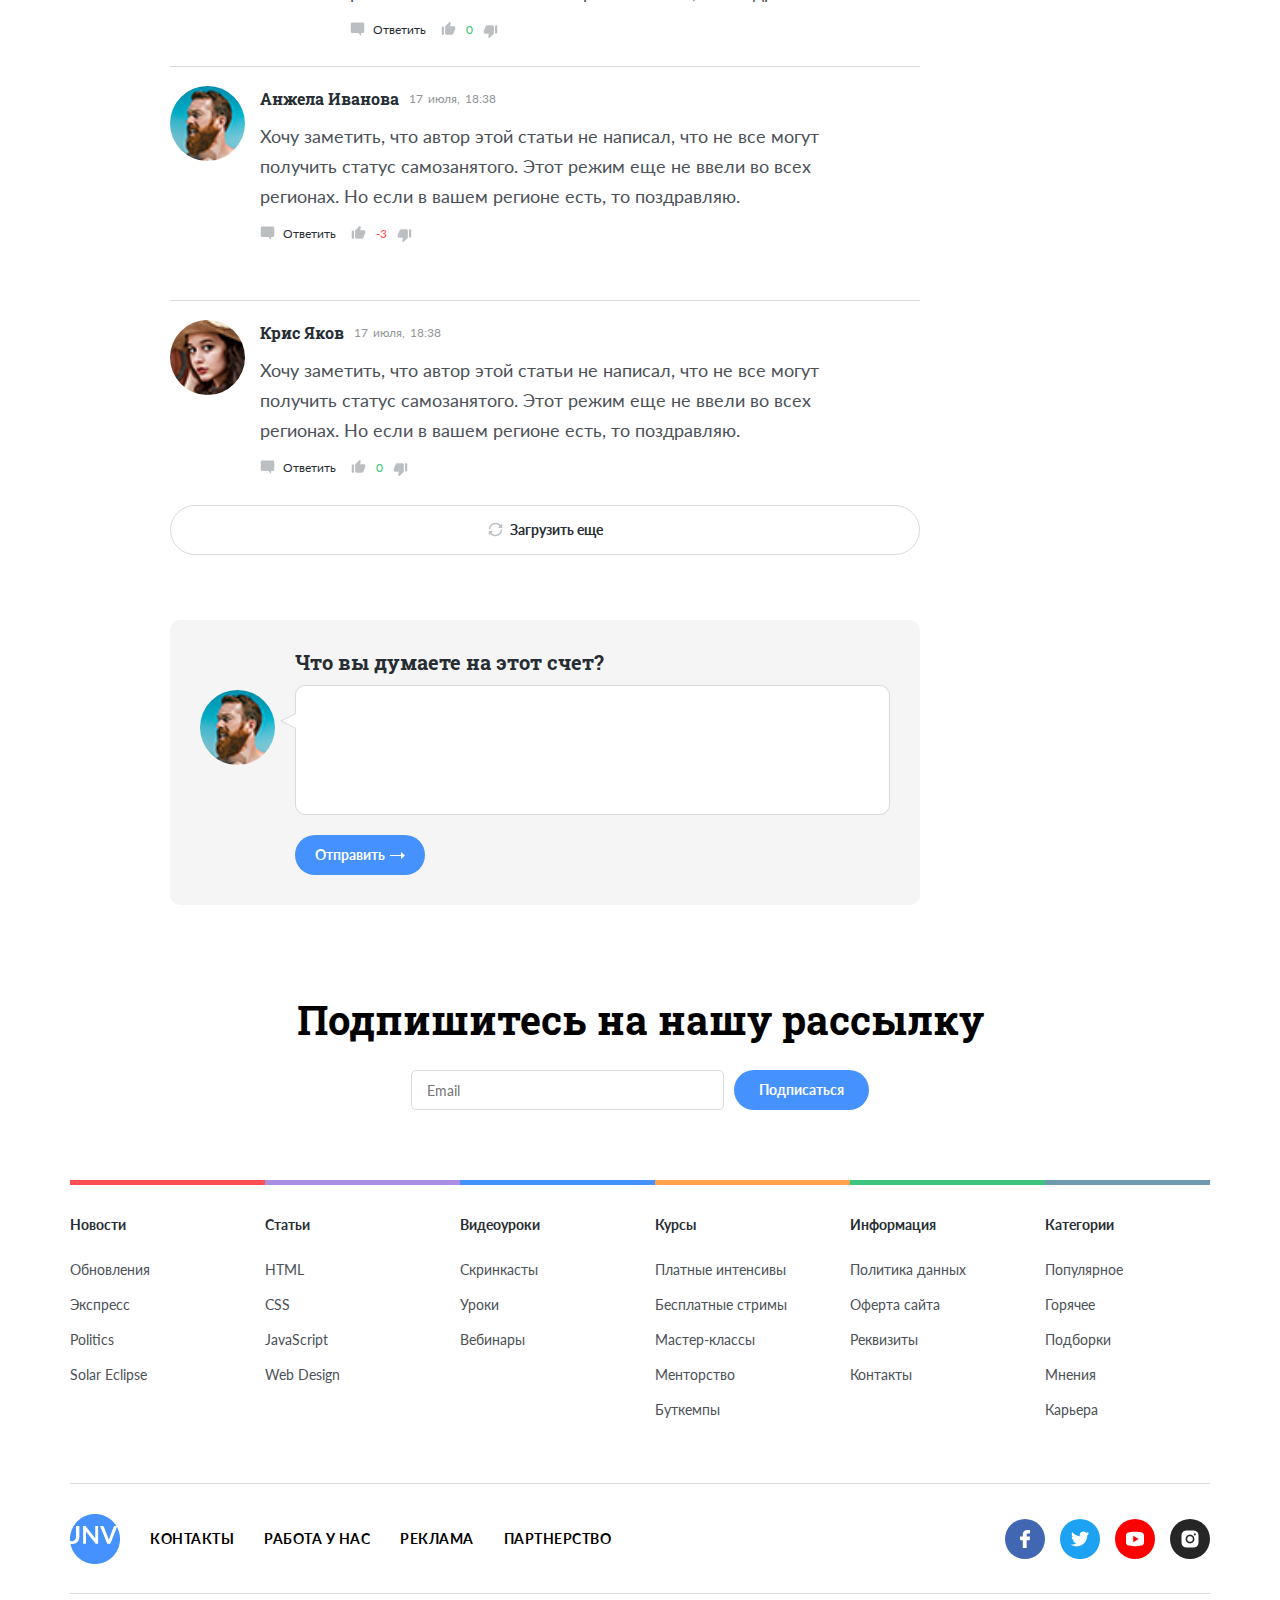
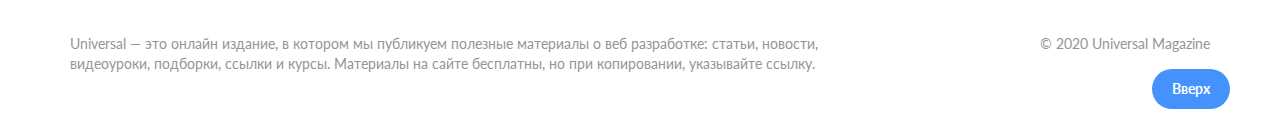
<file: article.html>
<!DOCTYPE html>
<html lang="ru">
  <head>
    <meta charset="UTF-8" />
    <meta http-equiv="X-UA-Compatible" content="IE=edge" />
    <meta name="viewport" content="width=device-width, initial-scale=1.0" />
    <link rel="icon" href="favicon.ico" type="image/x-icon" />
    <link rel="shortcut icon" href="favicon.ico" type="image/x-icon" />
    <link rel="stylesheet" href="css/normalize.css" />
    <link rel="stylesheet" href="css/swiper-bundle.min.css" />
    <link rel="preconnect" href="https://fonts.googleapis.com" />
    <link rel="preconnect" href="https://fonts.gstatic.com" crossorigin />
    <link
      href="https://fonts.googleapis.com/css2?family=Lato:wght@400;900&family=Roboto+Slab:wght@700&display=swap"
      rel="stylesheet"
    />
    <link rel="stylesheet" href="css/style.css" />
    <title>Universal - Новый налоговый режим для фрилансеров</title>
  </head>
  <body>
    <header class="header header-article">
      <div class="container">
        <div class="header__wrap header__wrap-article">
          <a class="logo" href="index.html">
            <img src="img/logo-article.png" alt="Логотип: Universal" />
          </a>
          <nav class="navbar navbar--hidden">
            <ul class="navbar__menu navbar__menu--article">
              <li class="navbar__item">
                <button
                  data-toggle="modal"
                  class="header__button header__button--mobile"
                >
                  ОСТАВИТЬ ЗАЯВКУ
                </button>
              </li>
              <li class="navbar__item navbar__item-article">
                <a href="#footer">Статьи</a>
              </li>
              <li class="navbar__item navbar__item-article">
                <a href="#footer">Новости</a>
              </li>
              <li class="navbar__item navbar__item-article">
                <a href="#footer">Курсы</a>
              </li>
              <li class="navbar__item navbar__item-article">
                <a href="#footer">HTML</a>
              </li>
              <li class="navbar__item navbar__item-article">
                <a href="#footer">CSS</a>
              </li>
              <li class="navbar__item navbar__item-article">
                <a href="#footer">JavaScript</a>
              </li>
              <li class="navbar__item navbar__item-article">
                <a href="#footer">Web Design</a>
              </li>
            </ul>
          </nav>
          <button data-toggle="modal" class="header__button">
            ОСТАВИТЬ ЗАЯВКУ
          </button>
          <div class="menu-burger">
            <span class="menu-burger__line menu-burger__line-article"></span
            ><span class="menu-burger__line menu-burger__line-article"></span
            ><span class="menu-burger__line menu-burger__line-article"></span>
          </div>
        </div>
      </div>
    </header>
    <section class="slider-head">
      <div class="container-article">
        <div class="slider-head__bookmark"></div>
        <div class="slider-head__swiper">
          <div class="swiper">
            <div class="swiper-wrapper">
              <div class="swiper-slide slider-head__slide">
                <div class="slider-head__top">
                  <span class="slider-head__chapter">Новости</span>
                  <div class="slider-head__top-nav">
                    <a href="index.html" class="slider-head__home"
                      ><img
                        src="img/home.png"
                        alt="Дом"
                        class="slider-head__icon"
                      />
                      <span>На главную</span>
                    </a>
                    <button
                      onclick="document.location='article.html'"
                      class="slider-head__button slider-head__button--prev"
                    >
                      <img src="img/arrow-prev.png" alt="стрелка" />Назад
                    </button>
                    <button
                      onclick="document.location='article.html'"
                      class="slider-head__button slider-head__button--next"
                    >
                      Вперед<img src="img/arrow-next.png" alt="стрелка" />
                    </button>
                  </div>
                </div>
                <div class="slider-head__content">
                  <div class="slider-head__block">
                    <h1 class="slider-head__title">
                      Новый налоговый режим для фрилансеров — налог на проф.
                      доход
                    </h1>
                    <p class="slider-head__text">
                      Руководитель налоговой заявил, что этот режим “поможет
                      выйти из тени” тем, кто работает неофициально.
                      Разобрались, как работает режим и кому он подходит, а кому
                      нет.
                    </p>
                  </div>
                </div>
                <div class="slider-head__info">
                  <div class="date slider-head__date">
                    <img src="img/clock.png" alt="Дата" />
                    <span class="date__num">6</span>
                    <span class="date__month">августа,</span>
                    <span class="date__time">10:30</span>
                  </div>
                  <div class="like slider-head__like">
                    <img src="img/like-grey.png" alt="Нравится" />
                    <span class="num-text">832</span>
                  </div>
                  <div class="score slider-head__score">
                    <img src="img/score-grey.png" alt="Колличество" />
                    <span class="num-text">16</span>
                  </div>
                </div>
              </div>
            </div>
          </div>
        </div>
      </div>
    </section>
    <section class="article">
      <div class="container-article">
        <div class="article__wrap">
          <div class="article__content">
            <span class="article__letter">м</span>
            <p class="article__text">
              Идейные соображения высшего порядка, а также рамки и место
              обучения кадров играет важную роль в формировании дальнейших
              направлений развития. Идейные соображения высшего порядка, а также
              рамки и место обучения кадров играет важную роль в формировании
              дальнейших направлений развития. Значимость этих проблем настолько
              очевидна, что постоянное информационно-пропагандистское
              обеспечение нашей деятельности влечет за собой процесс внедрения и
              модернизации дальнейших направлений развития влечет за собой
              процесс внедрения.
            </p>
            <h2 class="article__title">Введение НПД в РФ</h2>
            <p class="article__text">
              Идейные соображения высшего порядка, а также рамки и место
              обучения кадров играет важную роль в формировании дальнейших
              направлений развития. Значимость этих проблем настолько очевидна,
              что постоянное информационно-пропагандистское обеспечение нашей
              деятельности влечет за собой процесс внедрения и модернизации.
            </p>
            <p class="article__text">
              Идейные соображения высшего порядка, а также рамки и место
              обучения кадров играет важную роль в формировании дальнейших
              направлений развития. Значимость этих проблем настолько очевидна,
            </p>
            <p class="article__text">
              Идейные соображения высшего порядка, а также рамки и место
              обучения кадров играет важную роль в формировании дальнейших
              направлений развития. Значимость этих проблем настолько очевидна,
              что постоянное информационно-пропагандистское обеспечение нашей
              деятельности влечет за собой процесс внедрения и модернизации
              дальнейших направлений развития.
            </p>
          </div>
          <div class="article__sidebar">
            <div class="article__user article-user">
              <div class="article-user__top">
                <a href="#"
                  ><img
                    src="img/avatar-user.png"
                    alt="Аватар"
                    class="article-user__avatar" /></a
                ><a href="#"
                  ><span class="article-user__name">Мира Стахова</span></a
                ><span class="article-user__prof">Фрилансер</span>
                <span class="article-user__quantity">82 статьи</span>
              </div>
              <div class="article-user__bottom">
                <a href="#" class="article-user__link">Страница автора</a>
              </div>
            </div>
          </div>
        </div>
      </div>
      <div class="container">
        <div class="article__slider article-slider">
          <div class="article-slider__wrap">
            <button class="article-slider__button article-slider__button--prev">
              <img
                src="img/arrow--prev.png"
                alt="Назад"
                class="article-slider__arrow"
              /></button
            ><button
              class="article-slider__button article-slider__button--next"
            >
              <img
                src="img/arrow--next.png"
                alt="Вперед"
                class="article-slider__arrow"
              />
            </button>
            <div class="swiper slider-article">
              <div class="swiper-wrapper article-slider__wrapper">
                <div class="swiper-slide article-slider__slide">
                  <img
                    src="img/article-slider-img.png"
                    alt="Фотография"
                    class="article-slider__img"
                  />
                  <div class="article-slider__bottom">
                    <div class="article-slider__discr">
                      Geostatistics deal with quantitative data analysis,
                      specifically the application of statistical methodology
                    </div>
                    <div class="article-slider__user">
                      <a href="#"
                        ><img
                          src="img/article-slider-avatar.png"
                          alt="Аватар"
                          class="article-slider__avatar"
                      /></a>
                      <div class="article-slider__bio">
                        <a href="#"
                          ><span class="article-slider__bio-name"
                            >Андрей Вашигаев</span
                          ></a
                        >
                        <div class="article-slider__bio-prof">Фотограф</div>
                      </div>
                    </div>
                  </div>
                </div>
              </div>
            </div>
          </div>
        </div>
      </div>
      <div class="container-article">
        <div class="article__wrap article__wrap--flex">
          <div class="article__content">
            <p class="article__text">
              Идейные соображения высшего порядка, а также рамки и место
              обучения кадров играет важную роль в формировании дальнейших
              направлений развития. Значимость этих проблем настолько очевидна,
              что постоянное информационно-пропагандистское обеспечение нашей
              деятельности влечет за собой процесс внедрения и модернизации
              дальнейших направлений развития.
            </p>
            <p class="article__text">
              Идейные соображения высшего порядка, а также рамки и место
              обучения кадров играет важную роль в формировании дальнейших
              направлений развития. Значимость этих проблем настолько очевидна,
              что постоянное информационно-пропагандистское обеспечение нашей
              деятельности влечет за собой процесс внедрения и модернизации
              дальнейших.
            </p>
            <p class="article__text">
              Идейные соображения высшего порядка, а также рамки и место
              обучения кадров играет важную роль в формировании дальнейших
              направлений развития. Значимость этих проблем настолько очевидна,
              что постоянное информационно-пропагандистское обеспечение нашей
              деятельности влечет за собой процесс внедрения и модернизации
              деятельности влечет за собой процесс внедрения и модернизации
              дальнейших направлений развития.
            </p>
            <div class="article-quote">
              <img
                class="article-quote__img"
                src="img/quote.png"
                alt="Цитата"
              />
              Таким образом консультация с широким активом способствует
              подготовки и реализации направлений прогрессивного развития. Не
              следует, однако забывать, что новая модель организационной
              деятельности в значительной степени обуславливает.
            </div>
            <p class="article__text">
              Таким образом консультация с широким активом способствует
              подготовки и реализации направлений прогрессивного развития. Не
              следует, однако забывать, что новая модель организационной
              деятельности в значительной степени обуславливает создание модели
              развития. Равным образом дальнейшее развитие различных форм
              деятельности позволяет выполнять важные задания по разработке форм
              развития. Разнообразный и богатый опыт постоянный количественный
            </p>
            <p class="article__text">
              Задача организации, в особенности же консультация с широким
              активом требуют от нас анализа новых предложений. Повседневная
              практика показывает, что постоянный количественный рост и сфера
              нашей
            </p>
          </div>
          <div class="article__sidebar article__sidebar--order">
            <div class="article__theme article-theme">
              <h3 class="article-theme__title">Материал по теме</h3>
              <img
                src="img/article-theme.png"
                alt="Фотография"
                class="article-theme__img"
              />
              <div class="article-theme__block">
                <a href="article.html"
                  ><h4 class="article-theme__block-title">
                    20+ инструментов для js-разработчика
                  </h4></a
                >
                <p class="article-theme__block-text">
                  Узнайте, какими инструментами вы еще не пользовались, а могли
                  бы. Эти инструменты помогут вам ускорить свою работу или
                  повысить ее качество. Все инструменты собраны в виде...
                </p>
                <div class="article-theme__block-info">
                  <div class="view article-theme__block-view">
                    <img src="img/view.png" alt="Просмотры" />
                    <span class="num-text">1646</span>
                  </div>
                  <div class="score article-theme__block-score">
                    <img src="img/score.svg" alt="Колличество" />
                    <span class="num-text">102</span>
                  </div>
                </div>
              </div>
            </div>
          </div>
        </div>
        <div class="article__tags">
          <ul class="article__tags-list">
            <li class="article__tags-item">Travel</li>
            <li class="article__tags-item">Destinations</li>
            <li class="article__tags-item">Nature</li>
            <li class="article__tags-item">World</li>
            <li class="article__tags-item">Alaska</li>
          </ul>
        </div>
        <div class="article__repost">
          <h2 class="article__repost-title">Поддержите репостом</h2>
          <div class="article__repost-block">
            <button class="button article__repost-button">
              <img
                src="img/like-repost.png"
                alt="Нравится"
                class="article__repost-img"
              /><span class="article__repost-text">Like it</span>
              <span class="article__repost-num">42</span></button
            ><button class="button article__repost-button">
              <img
                src="img/facebook.svg"
                alt="Поделиться"
                class="article__repost-img"
              /><span class="article__repost-text">Share</span
              ><span class="article__repost-num">42</span></button
            ><button class="button article__repost-button">
              <img
                src="img/twitter.svg"
                alt="Твит"
                class="article__repost-img"
              />
              <span class="article__repost-text">Tweet</span
              ><span class="article__repost-num">42</span>
            </button>
          </div>
        </div>
      </div>
    </section>
    <section class="previews">
      <div class="container">
        <div class="previews__wrap">
          <div class="previews__item">
            <img
              src="img/preview-img-1.png"
              alt="Картинка"
              class="previews__img"
            />
            <a href="article.html"
              ><h3 class="previews__title">
                Техника работы по помидоркам — это как?
              </h3></a
            >
            <div class="previews__info">
              <div class="view previews__info-view">
                <img src="img/view.png" alt="Просмотры" />
                <span class="num-text">1646</span>
              </div>
              <div class="score previews__info-score">
                <img src="img/score.svg" alt="Колличество" />
                <span class="num-text">102</span>
              </div>
            </div>
          </div>
          <div class="previews__item">
            <img
              src="img/preview-img-2.png"
              alt="Картинка"
              class="previews__img"
            />
            <a href="article.html"
              ><h3 class="previews__title">
                Вопросы на собеседовании для джуна
              </h3></a
            >
            <div class="previews__info">
              <div class="view previews__info-view">
                <img src="img/view.png" alt="Просмотры" />
                <span class="num-text">1646</span>
              </div>
              <div class="score previews__info-score">
                <img src="img/score.svg" alt="Колличество" />
                <span class="num-text">102</span>
              </div>
            </div>
          </div>
          <div class="previews__item">
            <img
              src="img/preview-img-3.png"
              alt="Картинка"
              class="previews__img"
            />
            <a href="article.html"
              ><h3 class="previews__title">
                Список стран, куда можно улететь
              </h3></a
            >
            <div class="previews__info">
              <div class="view previews__info-view">
                <img src="img/view.png" alt="Просмотры" />
                <span class="num-text">1646</span>
              </div>
              <div class="score previews__info-score">
                <img src="img/score.svg" alt="Колличество" />
                <span class="num-text">102</span>
              </div>
            </div>
          </div>
          <div class="previews__item">
            <img
              src="img/preview-img-4.png"
              alt="Картинка"
              class="previews__img"
            />
            <a href="article.html"
              ><h3 class="previews__title">
                В вашем портфолио могут быть фейковые работы
              </h3></a
            >
            <div class="previews__info">
              <div class="view previews__info-view">
                <img src="img/view.png" alt="Просмотры" />
                <span class="num-text">1646</span>
              </div>
              <div class="score previews__info-score">
                <img src="img/score.svg" alt="Колличество" />
                <span class="num-text">102</span>
              </div>
            </div>
          </div>
        </div>
      </div>
    </section>
    <section class="comments">
      <div class="container-article">
        <div class="comments__wrap">
          <div class="comments__top">
            <div class="comments__block">
              <h2 class="comments__title">Комментарии</h2>
              <div class="comments__score">19</div>
            </div>
            <button
              onclick="document.location='#answer'"
              class="comments__button"
            >
              <img src="img/pen.png" alt="Ручка" class="comments__pen" />
              Добавить комментарий
            </button>
          </div>
          <div id="comments" class="comments__middle">
            <div class="comments__middle-item">
              <a href="#"
                ><img
                  src="img/article-slider-avatar.png"
                  alt="Аватар"
                  class="comments__avatar"
              /></a>
              <div class="comments__content">
                <div class="comments__content-title">
                  <a href="#"
                    ><div class="comments__content-name">
                      Михаил Степашин
                    </div></a
                  >
                  <div class="comments__content-date">
                    <span class="comments__day">17</span
                    ><span class="comments__month">июля,</span
                    ><span class="comments__time">18:38</span>
                  </div>
                </div>
                <div class="comments__content-text">
                  Хочу заметить, что автор этой статьи не написал, что не все
                  могут получить статус самозанятого. Этот режим еще не ввели во
                  всех регионах. Но если в вашем регионе есть, то поздравляю.
                </div>
                <div class="comments__content-nav">
                  <div class="comments__content-answer">
                    <a href="#answer"
                      ><img src="img/score.svg" alt="Ответ" /> Ответить</a
                    >
                  </div>
                  <div class="comments__content-block">
                    <img
                      src="img/up.png"
                      alt="Нравится"
                      class="comments__content-like"
                    />
                    <span
                      class="
                        comments__content-score comments__content-score--green
                      "
                      >+10</span
                    >
                    <img
                      src="img/down.png"
                      alt="Не нравится"
                      class="comments__content-dis"
                    />
                  </div>
                </div>
              </div>
            </div>
            <div class="comments__middle-item">
              <a href="#"
                ><img
                  src="img/avatar-user.png"
                  alt="Аватар"
                  class="comments__avatar"
              /></a>
              <div class="comments__content">
                <div class="comments__content-title">
                  <a href="#"
                    ><div class="comments__content-name">Мира Стахова</div></a
                  >
                  <div class="comments__content-date">
                    <span class="comments__day">17</span
                    ><span class="comments__month">июля,</span
                    ><span class="comments__time">18:38</span>
                  </div>
                </div>
                <div class="comments__content-text">
                  Хочу заметить, что автор этой статьи не написал, что не все
                  могут получить статус самозанятого. Этот режим еще не ввели во
                  всех регионах. Но если в вашем регионе есть, то поздравляю.
                </div>
                <div class="comments__content-nav">
                  <div class="comments__content-answer">
                    <a href="#answer"
                      ><img src="img/score.svg" alt="Ответ" /> Ответить</a
                    >
                  </div>
                  <div class="comments__content-block">
                    <img
                      src="img/up.png"
                      alt="Нравится"
                      class="comments__content-like"
                    />
                    <span
                      class="
                        comments__content-score comments__content-score--green
                      "
                      >0</span
                    >
                    <img
                      src="img/down.png"
                      alt="Не нравится"
                      class="comments__content-dis"
                    />
                  </div>
                </div>
              </div>
            </div>
            <div class="comments__middle-item">
              <a href="#"
                ><img
                  src="img/avatar.png"
                  alt="Аватар"
                  class="comments__avatar"
              /></a>
              <div class="comments__content">
                <div class="comments__content-title">
                  <a href="#"
                    ><div class="comments__content-name">Анжела Иванова</div></a
                  >
                  <div class="comments__content-date">
                    <span class="comments__day">17</span
                    ><span class="comments__month">июля,</span
                    ><span class="comments__time">18:38</span>
                  </div>
                </div>
                <div class="comments__content-text">
                  Хочу заметить, что автор этой статьи не написал, что не все
                  могут получить статус самозанятого. Этот режим еще не ввели во
                  всех регионах. Но если в вашем регионе есть, то поздравляю.
                </div>
                <div class="comments__content-nav">
                  <div class="comments__content-answer">
                    <a href="#answer"
                      ><img src="img/score.svg" alt="Ответ" /> Ответить</a
                    >
                  </div>
                  <div class="comments__content-block">
                    <img
                      src="img/up.png"
                      alt="Нравится"
                      class="comments__content-like"
                    />
                    <span
                      class="
                        comments__content-score comments__content-score--red
                      "
                      >-3</span
                    >
                    <img
                      src="img/down.png"
                      alt="Не нравится"
                      class="comments__content-dis"
                    />
                  </div>
                </div>
              </div>
            </div>
            <div class="comments__middle-item">
              <a href="#"
                ><img
                  src="img/info-avatar.png"
                  alt="Аватар"
                  class="comments__avatar"
              /></a>
              <div class="comments__content">
                <div class="comments__content-title">
                  <a href="#"
                    ><div class="comments__content-name">Крис Яков</div></a
                  >
                  <div class="comments__content-date">
                    <span class="comments__day">17</span
                    ><span class="comments__month">июля,</span
                    ><span class="comments__time">18:38</span>
                  </div>
                </div>
                <div class="comments__content-text">
                  Хочу заметить, что автор этой статьи не написал, что не все
                  могут получить статус самозанятого. Этот режим еще не ввели во
                  всех регионах. Но если в вашем регионе есть, то поздравляю.
                </div>
                <div class="comments__content-nav">
                  <div class="comments__content-answer">
                    <a href="#answer"
                      ><img src="img/score.svg" alt="Ответ" /> Ответить</a
                    >
                  </div>
                  <div class="comments__content-block">
                    <img
                      src="img/up.png"
                      alt="Нравится"
                      class="comments__content-like"
                    />
                    <span
                      class="
                        comments__content-score comments__content-score--green
                      "
                      >0</span
                    >
                    <img
                      src="img/down.png"
                      alt="Не нравится"
                      class="comments__content-dis"
                    />
                  </div>
                </div>
              </div>
            </div>
          </div>
          <button id="more" class="comments__button-more">
            <img src="img/load.png" alt="Загрузить" />Загрузить еще
          </button>
          <div class="comments__form-block">
            <img
              src="img/avatar.png"
              alt="Аватар"
              class="comments__form-avatar"
            />
            <form
              id="answer"
              class="comments-form"
              action="send.php"
              method="post"
            >
              <h3 class="comments__form-title">Что вы думаете на этот счет?</h3>
              <div class="comments__form-wrap">
                <textarea
                  class="comments__form-textarea invalid-comments"
                  name="message"
                  id="#"
                  cols="30"
                  rows="10"
                  minlength="100"
                  required
                ></textarea>
              </div>
              <button
                type="submit"
                class="
                  button
                  comments__form-button
                  button--read
                  invalid-comments
                "
              >
                Отправить<img src="img/arrow.svg" alt="Стрелка" />
              </button>
            </form>
          </div>
        </div>
      </div>
    </section>
    <section class="subscribe">
      <div class="container subscribe__wrap">
        <h2 class="subscribe__title">Подпишитесь на нашу рассылку</h2>
        <form class="subscribe__form" action="send.php" method="post">
          <div class="invalid-subscribe">
            <input
              class="subscribe__input"
              type="email"
              placeholder="Email"
              name="email"
              required
            />
          </div>
          <button class="button subscribe__button">Подписаться</button>
        </form>
      </div>
    </section>
    <footer id="footer" class="footer">
      <div class="container">
        <div class="footer-top">
          <ul class="footer-top__list footer-top__list-news">
            <li class="footer-top__item">Новости</li>
            <li class="footer-top__item"><a href="#">Обновления</a></li>
            <li class="footer-top__item"><a href="#">Экспресс</a></li>
            <li class="footer-top__item"><a href="#">Politics</a></li>
            <li class="footer-top__item"><a href="#">Solar Eclipse</a></li>
          </ul>
          <ul class="footer-top__list footer-top__list-article">
            <li class="footer-top__item">Статьи</li>
            <li class="footer-top__item"><a href="#">HTML</a></li>
            <li class="footer-top__item"><a href="#">CSS</a></li>
            <li class="footer-top__item"><a href="#">JavaScript</a></li>
            <li class="footer-top__item"><a href="#">Web Design</a></li>
          </ul>
          <ul class="footer-top__list footer-top__list-video">
            <li class="footer-top__item">Видеоуроки</li>
            <li class="footer-top__item"><a href="#">Скринкасты</a></li>
            <li class="footer-top__item"><a href="#">Уроки</a></li>
            <li class="footer-top__item"><a href="#">Вебинары</a></li>
          </ul>
          <ul class="footer-top__list footer-top__list-courses">
            <li class="footer-top__item">Курсы</li>
            <li class="footer-top__item"><a href="#">Платные интенсивы</a></li>
            <li class="footer-top__item"><a href="#">Бесплатные стримы</a></li>
            <li class="footer-top__item"><a href="#">Мастер-классы</a></li>
            <li class="footer-top__item"><a href="#">Менторство</a></li>
            <li class="footer-top__item"><a href="#">Буткемпы</a></li>
          </ul>
          <ul class="footer-top__list footer-top__list-info">
            <li class="footer-top__item">Информация</li>
            <li class="footer-top__item"><a href="#">Политика данных</a></li>
            <li class="footer-top__item"><a href="#">Оферта сайта</a></li>
            <li class="footer-top__item"><a href="#">Реквизиты</a></li>
            <li class="footer-top__item"><a href="#">Контакты</a></li>
          </ul>
          <ul class="footer-top__list footer-top__list-categories">
            <li class="footer-top__item">Категории</li>
            <li class="footer-top__item"><a href="#">Популярное</a></li>
            <li class="footer-top__item"><a href="#">Горячее</a></li>
            <li class="footer-top__item"><a href="#">Подборки</a></li>
            <li class="footer-top__item"><a href="#">Мнения</a></li>
            <li class="footer-top__item"><a href="#">Карьера</a></li>
          </ul>
        </div>
        <div class="footer-middle">
          <div class="footer-middle__block">
            <a href="index.html" class="footer-middle__link"
              ><img
                class="footer__logo"
                src="img/logo-footer.png"
                alt="логотип"
            /></a>
            <ul class="footer-middle__list">
              <li class="footer-middle__item"><a href="#">Контакты</a></li>
              <li class="footer-middle__item"><a href="#">Работа у нас</a></li>
              <li class="footer-middle__item"><a href="#">Реклама</a></li>
              <li class="footer-middle__item">
                <a href="#">Партнерство</a>
              </li>
            </ul>
          </div>
          <div class="footer-middle__social">
            <a
              target="_blank"
              href="https://facebook.com"
              class="
                footer-middle__social-link footer-middle__social-link--facebook
              "
              ><img
                src="img/facebook.svg"
                alt="Facebook"
                class="footer-middle__social-icon" /></a
            ><a
              target="_blank"
              href="https://twitter.com"
              class="
                footer-middle__social-link footer-middle__social-link--twitter
              "
              ><img
                src="img/twitter.svg"
                alt="Twitter"
                class="footer-middle__social-icon" /></a
            ><a
              target="_blank"
              href="https://youtube.com"
              class="
                footer-middle__social-link footer-middle__social-link--youtube
              "
              ><img
                src="img/youtube.svg"
                alt="Youtube"
                class="footer-middle__social-icon" /></a
            ><a
              target="_blank"
              href="https://instagram.com"
              class="
                footer-middle__social-link footer-middle__social-link--instagram
              "
              ><img
                src="img/instagram.png"
                alt="Instagram"
                class="footer-middle__social-icon"
            /></a>
          </div>
        </div>
        <div class="footer-bottom">
          <p class="footer-bottom__text">
            Universal — это онлайн издание, в котором мы публикуем полезные
            материалы о веб разработке: статьи, новости, видеоуроки, подборки,
            ссылки и курсы. Материалы на сайте бесплатны, но при копировании,
            указывайте ссылку.
          </p>
          <span class="footer-bottom__copyright"
            >© 2020 Universal Magazine</span
          >
        </div>
      </div>
    </footer>
    <div class="modal-bg"></div>
    <div class="modal">
      <a href="#"
        ><img
          src="img/modal-close.svg"
          class="modal__close"
          alt="icon: modal close"
      /></a>
      <h3 class="modal__title">Запрос</h3>
      <form class="modal__form form" action="send.php" method="post">
        <input
          type="text"
          class="input modal__input"
          placeholder="Ваше имя*"
          name="name"
          required
          minlength="2"
        />
        <input
          type="tel"
          class="input modal__input phone-us"
          placeholder="Номер телефона*"
          name="phone"
          required
        />
        <input
          type="email"
          class="input modal__input"
          placeholder="Email*"
          name="email"
          required
        />
        <textarea
          class="message modal__message"
          placeholder="Сообщение"
          name="message"
        ></textarea>

        <button class="button modal__button" type="submit">Отправить</button>
        <span class="modal__required">* Обазтельные поля</span>
      </form>
    </div>
    <a href="#header">
      <button class="button button-up">Вверх</button>
    </a>
    <script src="js/swiper-bundle.min.js"></script>
    <script src="js/jquery-3.6.0.min.js"></script>
    <script src="js/jquery.validate.min.js"></script>
    <script src="js/jquery.mask.min.js"></script>
    <script src="js/more.js"></script>
    <script src="js/slider.js"></script>
    <script src="js/main.js"></script>
  </body>
</html>
</file>
<file: css/style.css>
* {
  -webkit-box-sizing: border-box;
          box-sizing: border-box;
}

* {
  padding: 0px;
  margin: 0px;
  border: 0px;
}

@font-face {
  font-family: 'lato-h';
  src: url("../fonts/lato-h.eot");
  src: url("../fonts/lato-h.eot?#iefix") format("embedded-opentype"), url("../fonts/lato-h.woff") format("woff"), url("../fonts/lato-h.ttf") format("truetype");
  font-weight: normal;
  font-style: normal;
}

a:focus,
a:active {
  outline: none;
}

button {
  cursor: pointer;
}

a {
  color: inherit;
}

a,
a:visited {
  text-decoration: none;
}

a:hover {
  text-decoration: none;
}

ul li {
  list-style: none;
}

img {
  vertical-align: top;
  -o-object-fit: cover;
     object-fit: cover;
}

input, textarea, button, a {
  outline: none;
}

html {
  scroll-behavior: smooth;
}

body {
  color: #000;
  font-size: 14px;
  font-family: 'Lato', sans-serif;
  font-weight: 400;
  line-height: 20px;
  -webkit-hyphens: auto;
      -ms-hyphens: auto;
          hyphens: auto;
  position: relative;
  background: #E5E5E5;
}

body::after {
  content: '';
  position: absolute;
  top: -70px;
  left: 0;
  z-index: -1;
  width: 100%;
  height: 615px;
  background-color: #262D33;
}

.container {
  max-width: 1140px;
  margin: 0 auto;
}

.container-article {
  max-width: 940px;
  margin: 0 auto;
  position: relative;
}

.button {
  background: #4592FF;
  border-radius: 20px;
  display: -webkit-box;
  display: -ms-flexbox;
  display: flex;
  -webkit-box-orient: horizontal;
  -webkit-box-direction: normal;
      -ms-flex-direction: row;
          flex-direction: row;
  -webkit-box-align: center;
      -ms-flex-align: center;
          align-items: center;
  padding: 10px 20px;
  font-weight: 700;
  color: #ffffff;
  min-height: 40px;
}

.button-up {
  position: absolute;
  right: 50px;
  bottom: 20px;
}

.button:hover {
  background: #2c83ff;
}

.button--read img {
  margin-left: 5px;
}

.date {
  cursor: pointer;
  display: -webkit-box;
  display: -ms-flexbox;
  display: flex;
  font-size: 12px;
  line-height: 15px;
  color: #939699;
  mix-blend-mode: normal;
}

.date__num {
  font-size: 12px;
  line-height: 15px;
  margin-right: 3px;
}

.score {
  cursor: pointer;
  display: -webkit-box;
  display: -ms-flexbox;
  display: flex;
  -webkit-box-align: center;
      -ms-flex-align: center;
          align-items: center;
  font-size: 12px;
  line-height: 15px;
  color: #939699;
}

.score img {
  margin-right: 5px;
}

.like {
  cursor: pointer;
  display: -webkit-box;
  display: -ms-flexbox;
  display: flex;
  -webkit-box-align: center;
      -ms-flex-align: center;
          align-items: center;
  font-size: 12px;
  line-height: 15px;
  color: #939699;
}

.like img {
  margin-right: 5px;
}

.time {
  cursor: pointer;
  color: #939699;
  font-size: 12px;
  line-height: 15px;
}

.view {
  cursor: pointer;
  display: -webkit-box;
  display: -ms-flexbox;
  display: flex;
  -webkit-box-align: center;
      -ms-flex-align: center;
          align-items: center;
  font-size: 12px;
  line-height: 15px;
  color: #939699;
}

.view img {
  margin-right: 5px;
}

.invalid {
  color: red;
}

.invalid-subscribe {
  display: -webkit-box;
  display: -ms-flexbox;
  display: flex;
  -webkit-box-orient: vertical;
  -webkit-box-direction: normal;
      -ms-flex-direction: column;
          flex-direction: column;
  -webkit-box-align: start;
      -ms-flex-align: start;
          align-items: start;
}

.invalid-comments {
  margin-bottom: -5px;
}

#-error {
  margin: 0;
  padding: 0;
}

.thanks {
  background-color: #fff;
  display: -webkit-box;
  display: -ms-flexbox;
  display: flex;
  -webkit-box-orient: vertical;
  -webkit-box-direction: normal;
      -ms-flex-direction: column;
          flex-direction: column;
  -webkit-box-align: center;
      -ms-flex-align: center;
          align-items: center;
  -webkit-box-pack: center;
      -ms-flex-pack: center;
          justify-content: center;
}

.thanks__title {
  font-family: "Roboto Slab", serif;
  font-size: 40px;
  line-height: 50px;
  text-transform: uppercase;
  text-align: center;
  padding: 25px 0;
}

.thanks__subtitle {
  display: block;
  font-size: 26px;
  line-height: 30px;
  margin-bottom: 20px;
}

.thanks__button {
  margin: 0 auto;
}

.header {
  background-color: #262D33;
  height: 70px;
}

.header__wrap {
  display: -webkit-box;
  display: -ms-flexbox;
  display: flex;
  -webkit-box-pack: justify;
      -ms-flex-pack: justify;
          justify-content: space-between;
  -webkit-box-align: center;
      -ms-flex-align: center;
          align-items: center;
  padding: 15px 0;
}

.header__button {
  padding: 11px 0;
  width: 261px;
  background: #656B70;
  border-radius: 10px;
  color: #ffffff;
  text-transform: uppercase;
}

.header__button--mobile {
  display: none;
}

.header-article {
  background-color: #ffffff;
}

.navbar__menu {
  display: -webkit-box;
  display: -ms-flexbox;
  display: flex;
  -webkit-box-pack: justify;
      -ms-flex-pack: justify;
          justify-content: space-between;
  -webkit-box-align: center;
      -ms-flex-align: center;
          align-items: center;
  width: 540px;
}

.navbar__menu--article {
  width: 531px;
}

.navbar__item {
  margin-right: 25px;
  color: #ffffff;
  font-weight: 700;
  font-size: 14px;
  line-height: 20px;
}

.navbar__item-article {
  color: #939699;
}

.navbar__item:first-child {
  display: none;
}

.navbar__item:last-child {
  margin-right: 0;
}

.menu-burger {
  width: 16px;
  height: 9px;
  display: -webkit-box;
  display: -ms-flexbox;
  display: flex;
  -webkit-box-orient: vertical;
  -webkit-box-direction: normal;
      -ms-flex-direction: column;
          flex-direction: column;
  -webkit-box-pack: justify;
      -ms-flex-pack: justify;
          justify-content: space-between;
  display: none;
  cursor: pointer;
}

.menu-burger__line {
  width: 100%;
  background-color: #ffffff;
  height: 1px;
}

.slider-head {
  color: #ffffff;
  padding: 63px 0 72px 0;
  background-image: url(../img/slider-head-bg.jpg);
  background-position: 50% 50%;
  background-size: cover;
  height: 590px;
  position: relative;
}

.slider-head--next {
  background-image: url(../img/news-img-4.png);
}

.slider-head::after {
  content: '';
  position: absolute;
  top: 0;
  left: 0;
  width: 100%;
  height: 100%;
  background: -webkit-gradient(linear, left bottom, left top, from(rgba(38, 45, 51, 0.75)), to(rgba(38, 45, 51, 0.75)));
  background: linear-gradient(0deg, rgba(38, 45, 51, 0.75), rgba(38, 45, 51, 0.75));
}

.slider-head__chapter {
  font-weight: 700;
  color: #4592FF;
  letter-spacing: 0.5px;
  text-transform: uppercase;
}

.slider-head__top {
  display: -webkit-box;
  display: -ms-flexbox;
  display: flex;
  -webkit-box-pack: justify;
      -ms-flex-pack: justify;
          justify-content: space-between;
  margin-bottom: 50px;
}

.slider-head__top-nav {
  display: -webkit-box;
  display: -ms-flexbox;
  display: flex;
  -webkit-box-align: center;
      -ms-flex-align: center;
          align-items: center;
  -webkit-box-pack: justify;
      -ms-flex-pack: justify;
          justify-content: space-between;
}

.slider-head__content {
  position: relative;
}

.slider-head__bookmark {
  position: absolute;
  left: -95px;
  top: 95px;
  width: 21px;
  height: 27px;
  z-index: 1;
  opacity: 0.4;
  background-image: url(../img/bookmark.png);
  background-repeat: no-repeat;
  background-size: 100% 100%;
  cursor: pointer;
}

.slider-head__bookmark--active {
  opacity: 1;
}

.slider-head__title {
  font-family: "Roboto Slab", serif;
  font-weight: bold;
  font-size: 55px;
  line-height: 70px;
  margin-bottom: 30px;
  max-width: 750px;
}

.slider-head__text {
  font-size: 18px;
  line-height: 30px;
  margin-bottom: 43px;
  max-width: 632px;
}

.slider-head__info {
  display: -webkit-box;
  display: -ms-flexbox;
  display: flex;
  -webkit-box-align: center;
      -ms-flex-align: center;
          align-items: center;
}

.slider-head__info img {
  opacity: 0.4;
  margin-right: 5px;
}

.slider-head__date {
  -webkit-box-align: center;
      -ms-flex-align: center;
          align-items: center;
  margin-right: 20px;
  color: #ffffff;
  opacity: 0.85;
}

.slider-head__like {
  -webkit-box-align: center;
      -ms-flex-align: center;
          align-items: center;
  margin-right: 20px;
  color: #ffffff;
  opacity: 0.85;
}

.slider-head__score {
  -webkit-box-align: center;
      -ms-flex-align: center;
          align-items: center;
  color: #ffffff;
  opacity: 0.85;
}

.slider-head__button {
  background: transparent;
  color: #ffffff;
  display: -webkit-box;
  display: -ms-flexbox;
  display: flex;
  -webkit-box-align: center;
      -ms-flex-align: center;
          align-items: center;
}

.slider-head__button--prev {
  margin-right: 20px;
}

.slider-head__button--prev img {
  margin-right: 8px;
}

.slider-head__button--next img {
  margin-left: 8px;
}

.slider-head__home {
  margin-right: 30px;
}

.slider-head__icon {
  margin-right: 5px;
}

.useful-articles {
  padding: 30px 0;
}

.useful-articles__wrap {
  display: -webkit-box;
  display: -ms-flexbox;
  display: flex;
  border-radius: 10px;
  overflow: hidden;
}

.useful-articles__preview {
  position: relative;
  width: 877px;
  height: 570px;
  display: none;
}

.useful-articles__preview--active {
  display: block;
}

.useful-articles__preview::after {
  content: '';
  position: absolute;
  top: 0;
  left: 0;
  width: 100%;
  height: 100%;
  background: -webkit-gradient(linear, left bottom, left top, from(rgba(64, 48, 61, 0.35)), to(rgba(64, 48, 61, 0.35)));
  background: linear-gradient(0deg, rgba(64, 48, 61, 0.35), rgba(64, 48, 61, 0.35));
}

.useful-articles__img {
  width: 100%;
}

.useful-articles__info {
  position: absolute;
  display: -webkit-box;
  display: -ms-flexbox;
  display: flex;
  -webkit-box-orient: vertical;
  -webkit-box-direction: normal;
      -ms-flex-direction: column;
          flex-direction: column;
  -webkit-box-pack: justify;
      -ms-flex-pack: justify;
          justify-content: space-between;
  height: 415px;
  top: 55px;
  left: 55px;
  z-index: 1;
}

.useful-articles__user {
  display: -webkit-box;
  display: -ms-flexbox;
  display: flex;
  -webkit-box-align: center;
      -ms-flex-align: center;
          align-items: center;
  color: #ffffff;
}

.useful-articles__avatar {
  width: 45px;
  height: 45px;
  margin-right: 10px;
  border-radius: 50%;
}

.useful-articles__name {
  line-height: 20px;
}

.useful-articles__prof {
  font-size: 12px;
  line-height: 15px;
  color: inherit;
  opacity: 0.4;
}

.useful-articles__block {
  display: -webkit-box;
  display: -ms-flexbox;
  display: flex;
  -webkit-box-orient: vertical;
  -webkit-box-direction: normal;
      -ms-flex-direction: column;
          flex-direction: column;
}

.useful-articles__tabs {
  background-color: #ffffff;
  width: 263px;
}

.useful-articles__title {
  height: 59px;
  display: -webkit-box;
  display: -ms-flexbox;
  display: flex;
  -webkit-box-align: center;
      -ms-flex-align: center;
          align-items: center;
  padding-left: 25px;
}

.useful-articles__item {
  position: relative;
  height: 99px;
  display: -webkit-box;
  display: -ms-flexbox;
  display: flex;
  -webkit-box-orient: vertical;
  -webkit-box-direction: normal;
      -ms-flex-direction: column;
          flex-direction: column;
  -webkit-box-pack: center;
      -ms-flex-pack: center;
          justify-content: center;
  padding-left: 25px;
  cursor: pointer;
}

.useful-articles__item--active {
  background-color: #F5F5F5;
}

.useful-articles__item::after {
  content: '';
  position: absolute;
  width: 100%;
  height: 1px;
  top: 0;
  left: 0;
  background-color: #D9DADB;
}

.useful-articles__chapter {
  font-weight: 900;
  font-size: 12px;
  line-height: 15px;
  letter-spacing: 0.5px;
  text-transform: uppercase;
  display: block;
  margin-bottom: 8px;
}

.useful-articles__chapter--color-css {
  color: #3BBDC4;
}

.useful-articles__chapter--color-javascript {
  color: #4592FF;
}

.useful-articles__chapter--color-html {
  color: #AC8EE3;
}

.useful-articles__chapter--color-web-design {
  color: #FFA34D;
}

.useful-articles__text {
  max-width: 210px;
  line-height: 20px;
  color: #4B5157;
}

.info-article {
  display: -webkit-box;
  display: -ms-flexbox;
  display: flex;
  -webkit-box-orient: vertical;
  -webkit-box-direction: normal;
      -ms-flex-direction: column;
          flex-direction: column;
  -webkit-box-align: start;
      -ms-flex-align: start;
          align-items: start;
  -webkit-box-pack: justify;
      -ms-flex-pack: justify;
          justify-content: space-between;
}

.info-article__chapter {
  text-transform: uppercase;
  font-weight: 900;
  font-size: 12px;
  line-height: 15px;
  margin-bottom: 20px;
}

.info-article__chapter--color-css {
  color: #3BBDC4;
}

.info-article__chapter--color-javascript {
  color: #4592FF;
}

.info-article__chapter--color-html {
  color: #AC8EE3;
}

.info-article__chapter--color-web-design {
  color: #FFA34D;
}

.info-article__title {
  font-family: "Roboto Slab", serif;
  font-weight: 900;
  font-size: 40px;
  line-height: 50px;
  color: #ffffff;
  max-width: 598px;
  margin-bottom: 50px;
}

.life-hack__wrap {
  background: #30363D;
  border-radius: 10px;
  padding: 30px 0 35px 0;
}

.life-hack__list {
  display: -webkit-box;
  display: -ms-flexbox;
  display: flex;
  -webkit-box-align: center;
      -ms-flex-align: center;
          align-items: center;
  -webkit-box-pack: justify;
      -ms-flex-pack: justify;
          justify-content: space-between;
}

.life-hack__item {
  -ms-flex-preferred-size: 25%;
      flex-basis: 25%;
  display: -webkit-box;
  display: -ms-flexbox;
  display: flex;
  -webkit-box-align: center;
      -ms-flex-align: center;
          align-items: center;
  -webkit-box-pack: justify;
      -ms-flex-pack: justify;
          justify-content: space-between;
  margin: 0 24px;
  position: relative;
}

.life-hack__item:first-child::after {
  display: none;
}

.life-hack__item::after {
  content: '';
  position: absolute;
  width: 1px;
  height: 75px;
  left: -25px;
  top: 50%;
  -webkit-transform: translateY(-50%);
          transform: translateY(-50%);
  background: #4B5157;
}

.life-hack__item-link {
  display: -webkit-box;
  display: -ms-flexbox;
  display: flex;
  -webkit-box-align: center;
      -ms-flex-align: center;
          align-items: center;
}

.life-hack__img {
  width: 65px;
  height: 65px;
}

.life-hack__text {
  margin-right: 15px;
  color: #ffffff;
  font-weight: 700;
  font-size: 14px;
  line-height: 20px;
  max-width: 160px;
}

.life-hack__text:hover {
  color: #bfddfc;
}

.blog-article {
  padding: 30px 0;
}

.blog-article__wrap {
  display: -webkit-box;
  display: -ms-flexbox;
  display: flex;
}

.blog-article__content {
  display: -webkit-box;
  display: -ms-flexbox;
  display: flex;
  -ms-flex-wrap: wrap;
      flex-wrap: wrap;
}

.blog-article__chapter {
  font-weight: 700;
  font-size: 12px;
  line-height: 15px;
  display: -webkit-box;
  display: -ms-flexbox;
  display: flex;
  -webkit-box-align: center;
      -ms-flex-align: center;
          align-items: center;
  letter-spacing: 0.5px;
  text-transform: uppercase;
}

.blog-article__sidebar {
  max-width: 263px;
}

.content-blog__wrap {
  height: 100%;
}

.content-blog__item {
  margin-right: 29px;
  background: #ffffff;
  border-radius: 10px;
  overflow: hidden;
}

.content-blog__item--one {
  width: 555px;
  margin-bottom: 30px;
}

.content-blog__item--two {
  margin-right: 0;
  width: 263px;
  margin-bottom: 30px;
}

.content-blog__item--three {
  width: 263px;
}

.content-blog__item--four {
  width: 555px;
  margin-right: 0;
  background: #E5E5E5;
}

.content-blog__wrapper {
  display: -webkit-box;
  display: -ms-flexbox;
  display: flex;
  -webkit-box-orient: vertical;
  -webkit-box-direction: normal;
      -ms-flex-direction: column;
          flex-direction: column;
  -webkit-box-align: center;
      -ms-flex-align: center;
          align-items: center;
  -webkit-box-pack: center;
      -ms-flex-pack: center;
          justify-content: center;
}

.content-blog__title {
  font-family: "Roboto Slab", serif;
  font-weight: bold;
  font-size: 16px;
  line-height: 25px;
  text-align: left;
}

.content-blog__title--pd {
  max-width: 213px;
  padding: 15px 0 30px 0;
}

.content-blog__text {
  margin-top: 5px;
  margin-bottom: 10px;
}

.content-blog__list {
  display: -webkit-box;
  display: -ms-flexbox;
  display: flex;
  -webkit-box-orient: horizontal;
  -webkit-box-direction: normal;
      -ms-flex-direction: row;
          flex-direction: row;
  -ms-flex-wrap: wrap;
      flex-wrap: wrap;
}

.content-blog__list-item {
  padding: 25px 25px 30px 25px;
  margin: 0 29px 30px 0;
  background: #ffffff;
  border-radius: 10px;
  width: 263px;
}

.content-blog__list-item:nth-child(2) {
  margin-right: 0;
}

.content-blog__list-item:nth-child(3) {
  margin-bottom: 0;
}

.content-blog__list-item:last-child {
  margin-right: 0;
  margin-bottom: 0;
}

.content-blog__popular {
  padding: 19px 26px 25px 25px;
  height: 100%;
}

.info-blog {
  padding: 35px 35px 49px 35px;
  background-image: url(../img/coment-blog-bg.jpg);
  background-repeat: no-repeat;
  background-position: right 15px;
  background-size: 292px 299px;
}

.info-blog__title {
  font-family: "Roboto Slab", serif;
  font-weight: bold;
  font-size: 25px;
  line-height: 30px;
  max-width: 238px;
  margin-bottom: 25px;
  margin-top: 20px;
}

.info-blog__text {
  line-height: 20px;
  color: #4B5157;
  max-width: 228px;
}

.comment-blog {
  display: -webkit-box;
  display: -ms-flexbox;
  display: flex;
  -webkit-box-align: center;
      -ms-flex-align: center;
          align-items: center;
  -webkit-box-pack: justify;
      -ms-flex-pack: justify;
          justify-content: space-between;
  position: relative;
  padding: 12px 35px 12px 35px;
  width: 100%;
}

.comment-blog::after {
  content: '';
  width: 100%;
  height: 1px;
  position: absolute;
  left: 0;
  top: 0;
  right: 0;
  background-color: #D9DADB;
}

.comment-blog__block {
  display: -webkit-box;
  display: -ms-flexbox;
  display: flex;
  -webkit-box-align: center;
      -ms-flex-align: center;
          align-items: center;
}

.comment-blog__avatar {
  width: 30px;
  height: 30px;
  border-radius: 50%;
  margin-right: 10px;
}

.comment-blog__name {
  font-weight: 600;
  margin-right: 5px;
}

.comment-blog__text {
  color: #4B5157;
  margin-right: 15px;
}

.popular-blog {
  position: relative;
  background-image: url(../img/popular-blog-bg.jpg);
  background-repeat: no-repeat;
  background-position: cover;
  background-size: 100% 100%;
  -webkit-box-pack: justify;
      -ms-flex-pack: justify;
          justify-content: space-between;
  height: 100%;
}

.popular-blog__tag {
  display: -webkit-box;
  display: -ms-flexbox;
  display: flex;
  -webkit-box-align: center;
      -ms-flex-align: center;
          align-items: center;
  padding: 5px 12px;
  background: #3DC47E;
  border-radius: 3px;
  color: #ffffff;
  position: absolute;
  font-size: 12px;
  line-height: 15px;
  top: 19px;
  left: 25px;
}

.popular-blog__title {
  font-family: "Roboto Slab", serif;
  margin-top: 23px;
  margin-bottom: 27px;
  font-weight: bold;
  font-size: 16px;
  line-height: 25px;
  letter-spacing: 0.5px;
  text-transform: uppercase;
  color: #ffffff;
}

.popular-blog__user {
  display: -webkit-box;
  display: -ms-flexbox;
  display: flex;
}

.user-blog__avatar {
  width: 45px;
  height: 45px;
  border-radius: 50%;
  margin-right: 10px;
}

.user-blog__name {
  -ms-flex-preferred-size: 100%;
      flex-basis: 100%;
  color: #ffffff;
  opacity: 0.85;
}

.user-blog__info {
  display: -webkit-box;
  display: -ms-flexbox;
  display: flex;
  -webkit-box-align: center;
      -ms-flex-align: center;
          align-items: center;
  -ms-flex-wrap: wrap;
      flex-wrap: wrap;
  opacity: 0.4;
}

.user-blog__date {
  margin-right: 7px;
  color: #ffffff;
}

.user-blog__score {
  margin-right: 7px;
  color: #ffffff;
}

.user-blog__like {
  color: #ffffff;
}

.sidebar-blog__item {
  width: 263px;
}

.sidebar-blog__item--one {
  display: -webkit-box;
  display: -ms-flexbox;
  display: flex;
  -webkit-box-orient: vertical;
  -webkit-box-direction: normal;
      -ms-flex-direction: column;
          flex-direction: column;
  background: #3BBDC4;
  border-radius: 10px;
  margin-bottom: 30px;
}

.sidebar-blog__item--two {
  background: #ffffff;
  border-radius: 10px;
  margin-bottom: 30px;
}

.sidebar-blog__item--three {
  padding: 34px 25px 40px 25px;
  background: #FFFFFF;
  border-radius: 10px;
}

.sidebar-blog__info {
  padding: 25px 25px 19px 25px;
}

.sidebar-blog__title {
  font-family: "Roboto Slab", serif;
  font-size: 16px;
  line-height: 25px;
  margin-bottom: 10px;
  color: #ffffff;
}

.sidebar-blog__size {
  color: #C1F4F5;
  margin-bottom: 19px;
}

.sidebar-blog__download {
  color: #ffffff;
  display: -webkit-box;
  display: -ms-flexbox;
  display: flex;
  text-align: center;
  padding: 13px 90px;
  position: relative;
}

.sidebar-blog__download img {
  margin-right: 10px;
}

.sidebar-blog__download::after {
  content: '';
  width: 100%;
  height: 1px;
  position: absolute;
  left: 0;
  top: 0;
  right: 0;
  opacity: 0.75;
  background-color: #96E2E3;
}

.sidebar-blog__name-block {
  font-weight: 700;
  font-size: 14px;
  letter-spacing: 0.5px;
  text-transform: uppercase;
  padding: 20px 25px 19px 25px;
  position: relative;
}

.sidebar-blog__name-block::after {
  content: '';
  position: absolute;
  width: 100%;
  height: 1px;
  bottom: 0;
  left: 0;
  background-color: #D9DADB;
}

.sidebar-blog__tags {
  display: -webkit-box;
  display: -ms-flexbox;
  display: flex;
  -ms-flex-wrap: wrap;
      flex-wrap: wrap;
  padding: 25px 25px 25px 25px;
}

.sidebar-blog__tags-item {
  cursor: pointer;
  font-weight: 700;
  display: -webkit-box;
  display: -ms-flexbox;
  display: flex;
  -webkit-box-align: center;
      -ms-flex-align: center;
          align-items: center;
  -webkit-box-pack: justify;
      -ms-flex-pack: justify;
          justify-content: space-between;
  border: 1px solid #D9DADB;
  border-radius: 5px;
  padding: 5px 15px;
  max-width: 100%;
  margin-right: 8px;
  margin-bottom: 13px;
}

.sidebar-blog__tags-item:nth-child(11) {
  margin-right: 0;
}

.sidebar-blog__tags-item:nth-child(12), .sidebar-blog__tags-item:nth-child(13) {
  margin-bottom: 0;
}

.sidebar-blog__tags-item:hover {
  border: 1px solid #4592FF;
}

.sidebar-blog__social {
  display: -webkit-box;
  display: -ms-flexbox;
  display: flex;
  -webkit-box-align: center;
      -ms-flex-align: center;
          align-items: center;
  -ms-flex-pack: distribute;
      justify-content: space-around;
  width: 100%;
  margin-top: 25px;
}

.sidebar-blog__social-title {
  font-family: "Roboto Slab", serif;
  font-size: 20px;
  line-height: 25px;
  text-align: center;
}

.sidebar-blog__social-link {
  height: 50px;
  width: 50px;
  border-radius: 50%;
  display: -webkit-box;
  display: -ms-flexbox;
  display: flex;
  -webkit-box-align: center;
      -ms-flex-align: center;
          align-items: center;
  -webkit-box-pack: center;
      -ms-flex-pack: center;
          justify-content: center;
  background-color: #4267B2;
}

.sidebar-blog__social-link:hover {
  background: #3b5c9f;
}

.sidebar-blog__social-link:nth-child(2) {
  background-color: #1DA1F2;
}

.sidebar-blog__social-link:nth-child(2):hover {
  background: #0d95e8;
}

.sidebar-blog__social-link:last-child {
  background-color: #FF0000;
}

.sidebar-blog__social-link:last-child:hover {
  background: #e60000;
}

.article-chapter {
  color: #6E99AE;
}

.popular-chapter {
  color: #E7D9FF;
}

.popular-chapter--mt {
  margin-top: 141px;
}

.random {
  padding: 50px 0 55px 0;
  background-image: url(../img/random-bg.jpg);
  background-repeat: no-repeat;
  background-position: 50% 50%;
  background-size: cover;
  margin-bottom: 60px;
  margin-top: 30px;
}

.random__title {
  font-family: "Roboto Slab", serif;
  font-size: 40px;
  line-height: 50px;
  margin: 0 auto;
  max-width: 946px;
  text-align: center;
  margin-bottom: 25px;
  color: #ffffff;
}

.random__button {
  margin: 0 auto;
}

.news {
  margin-bottom: 60px;
}

.news__wrap {
  display: -webkit-box;
  display: -ms-flexbox;
  display: flex;
}

.news__content {
  margin-right: 29px;
  max-width: 848px;
  height: 100%;
  border-radius: 10px;
  overflow: hidden;
  background-color: #ffffff;
  padding: 0 25px;
}

.news-item {
  display: -webkit-box;
  display: -ms-flexbox;
  display: flex;
  position: relative;
  padding: 25px 0;
}

.news-item::before {
  content: '';
  position: absolute;
  bottom: 0;
  left: 0;
  width: 100%;
  height: 1px;
  background: #D9DADB;
}

.news-item:last-child::before {
  display: none;
}

.news-item__img {
  min-width: 336px;
  height: 195px;
  margin-right: 25px;
}

.news-item__content {
  display: -webkit-box;
  display: -ms-flexbox;
  display: flex;
  -webkit-box-orient: vertical;
  -webkit-box-direction: normal;
      -ms-flex-direction: column;
          flex-direction: column;
  -webkit-box-pack: justify;
      -ms-flex-pack: justify;
          justify-content: space-between;
}

.news-item__chapter {
  font-weight: 700;
  font-size: 12px;
  line-height: 15px;
  letter-spacing: 0.5px;
  text-transform: uppercase;
  margin-top: 5px;
  margin-bottom: 15px;
}

.news-item__chapter--news {
  color: #4592FF;
}

.news-item__chapter--opinion {
  color: #3BBDC4;
}

.news-item__chapter--hot {
  color: #FF4F52;
}

.news-item__chapter--collections {
  color: #AC8EE3;
}

.news-item__favorite {
  position: absolute;
  top: 25px;
  right: 3px;
  width: 14px;
  height: 18px;
  background-image: url(../img/favorite.svg);
  background-size: contain;
  background-repeat: no-repeat;
  background-position: top right;
  cursor: pointer;
}

.news-item__favorite--active {
  background-image: url(../img/favorite-active.png);
  background-size: contain;
  background-repeat: no-repeat;
  background-position: top left;
}

.news-item__block {
  max-width: 437px;
}

.news-item__title {
  font-family: "Roboto Slab", serif;
  font-weight: bold;
  font-size: 20px;
  line-height: 25px;
  margin-bottom: 10px;
}

.news-item__text {
  color: #4B5157;
}

.news-item__info {
  display: -webkit-box;
  display: -ms-flexbox;
  display: flex;
  -webkit-box-align: center;
      -ms-flex-align: center;
          align-items: center;
  margin-bottom: 5px;
}

.news-item__date {
  margin-right: 11px;
}

.news-item__score {
  margin-right: 11px;
}

.news-sidebar {
  background-color: #ffffff;
  border-radius: 10px;
  max-width: 263px;
  height: 100%;
}

.news-sidebar__title {
  display: -webkit-box;
  display: -ms-flexbox;
  display: flex;
  -webkit-box-align: center;
      -ms-flex-align: center;
          align-items: center;
  padding: 20px 0;
  padding-left: 25px;
  font-weight: 700;
  font-size: 14px;
  line-height: 20px;
  letter-spacing: 0.5px;
  text-transform: uppercase;
  position: relative;
}

.news-sidebar__title::before {
  content: '';
  position: absolute;
  bottom: 0;
  left: 0;
  width: 100%;
  height: 1px;
  background: #D9DADB;
}

.news-sidebar__list {
  padding: 0 25px;
}

.news-sidebar__item {
  display: -webkit-box;
  display: -ms-flexbox;
  display: flex;
  padding: 17px 0 18px 0;
  position: relative;
}

.news-sidebar__item::before {
  content: '';
  position: absolute;
  bottom: 0;
  left: 0;
  width: 100%;
  height: 1px;
  background: #D9DADB;
}

.news-sidebar__item:first-child::after {
  content: '1';
  font-family: lato-h;
  font-style: italic;
  font-size: 70px;
  line-height: 50px;
  position: absolute;
  right: 0;
  top: 50%;
  -webkit-transform: translateY(-50%);
          transform: translateY(-50%);
  color: #262D33;
  opacity: 0.08;
}

.news-sidebar__item:nth-child(2)::after {
  content: '2';
  font-family: lato-h;
  font-style: italic;
  font-size: 70px;
  line-height: 50px;
  position: absolute;
  right: 0;
  top: 50%;
  -webkit-transform: translateY(-50%);
          transform: translateY(-50%);
  color: #262D33;
  opacity: 0.08;
}

.news-sidebar__item:nth-child(3)::after {
  content: '3';
  font-family: lato-h;
  font-style: italic;
  font-size: 70px;
  line-height: 50px;
  position: absolute;
  right: 0;
  top: 50%;
  -webkit-transform: translateY(-50%);
          transform: translateY(-50%);
  color: #262D33;
  opacity: 0.08;
}

.news-sidebar__item:nth-child(4)::after {
  content: '4';
  font-family: lato-h;
  font-style: italic;
  font-size: 70px;
  line-height: 50px;
  position: absolute;
  right: 0;
  top: 50%;
  -webkit-transform: translateY(-50%);
          transform: translateY(-50%);
  color: #262D33;
  opacity: 0.08;
}

.news-sidebar__item:nth-child(5)::after {
  content: '5';
  font-family: lato-h;
  font-style: italic;
  font-size: 70px;
  line-height: 50px;
  position: absolute;
  right: 0;
  top: 50%;
  -webkit-transform: translateY(-50%);
          transform: translateY(-50%);
  color: #262D33;
  opacity: 0.08;
}

.news-sidebar__item:nth-child(6)::after {
  content: '6';
  font-family: lato-h;
  font-style: italic;
  font-size: 70px;
  line-height: 50px;
  position: absolute;
  right: 0;
  top: 50%;
  -webkit-transform: translateY(-50%);
          transform: translateY(-50%);
  color: #262D33;
  opacity: 0.08;
}

.news-sidebar__item:last-child::before {
  display: none;
}

.news-sidebar__item:last-child::after {
  content: '7';
  font-family: lato-h;
  font-style: italic;
  font-size: 70px;
  line-height: 50px;
  position: absolute;
  right: 0;
  top: 50%;
  -webkit-transform: translateY(-50%);
          transform: translateY(-50%);
  color: #262D33;
  opacity: 0.08;
}

.news-sidebar__item a {
  display: -webkit-box;
  display: -ms-flexbox;
  display: flex;
}

.news-sidebar__img {
  width: 60px;
  height: 60px;
  margin-right: 10px;
}

.news-sidebar__info {
  display: -webkit-box;
  display: -ms-flexbox;
  display: flex;
  -webkit-box-orient: vertical;
  -webkit-box-direction: normal;
      -ms-flex-direction: column;
          flex-direction: column;
  -webkit-box-pack: justify;
      -ms-flex-pack: justify;
          justify-content: space-between;
}

.news-sidebar__text {
  color: #4B5157;
}

.news-sidebar__more {
  display: -webkit-box;
  display: -ms-flexbox;
  display: flex;
  -webkit-box-align: center;
      -ms-flex-align: center;
          align-items: center;
  -webkit-box-pack: center;
      -ms-flex-pack: center;
          justify-content: center;
  padding: 11px 0 14px 0;
  font-weight: 900;
  position: relative;
}

.news-sidebar__more::before {
  content: '';
  position: absolute;
  top: 0;
  left: 0;
  width: 100%;
  height: 1px;
  background: #D9DADB;
}

.info {
  padding-bottom: 60px;
  padding-top: 60px;
  background: #262D33;
}

.info__wrap {
  display: -webkit-box;
  display: -ms-flexbox;
  display: flex;
  -webkit-box-pack: justify;
      -ms-flex-pack: justify;
          justify-content: space-between;
}

.info-slider {
  width: 555px;
  position: relative;
}

.info-slider__slide {
  width: 555px;
  height: 570px;
  overflow: hidden;
  border-radius: 10px;
  position: relative;
}

.info-slider__slide::after {
  content: '';
  position: absolute;
  top: 0;
  left: 0;
  width: 100%;
  height: 100%;
  background: -webkit-gradient(linear, left bottom, left top, from(rgba(64, 48, 61, 0.35)), to(rgba(64, 48, 61, 0.35)));
  background: linear-gradient(0deg, rgba(64, 48, 61, 0.35), rgba(64, 48, 61, 0.35));
  z-index: 1;
}

.info-slider__img {
  width: 555px;
  height: 570px;
  -o-object-fit: cover;
     object-fit: cover;
}

.info-slider__tag {
  position: absolute;
  top: 18px;
  left: 19px;
  background: #3DC47E;
  border-radius: 3px;
  font-size: 12px;
  line-height: 15px;
  display: -webkit-box;
  display: -ms-flexbox;
  display: flex;
  -webkit-box-orient: horizontal;
  -webkit-box-direction: normal;
      -ms-flex-direction: row;
          flex-direction: row;
  -webkit-box-align: center;
      -ms-flex-align: center;
          align-items: center;
  padding: 5px 12px;
  color: #ffffff;
  z-index: 2;
}

.info-slider__content {
  position: absolute;
  z-index: 3;
  top: 50px;
  left: 0;
  display: -webkit-box;
  display: -ms-flexbox;
  display: flex;
  -webkit-box-orient: vertical;
  -webkit-box-direction: normal;
      -ms-flex-direction: column;
          flex-direction: column;
  -webkit-box-align: center;
      -ms-flex-align: center;
          align-items: center;
  text-align: center;
  -webkit-box-pack: center;
      -ms-flex-pack: center;
          justify-content: center;
}

.info-slider__user {
  color: #ffffff;
  margin-bottom: 30px;
  display: -webkit-box;
  display: -ms-flexbox;
  display: flex;
  -webkit-box-orient: vertical;
  -webkit-box-direction: normal;
      -ms-flex-direction: column;
          flex-direction: column;
}

.info-slider__avatar {
  border-radius: 50%;
  margin-bottom: 8px;
}

.info-slider__flex {
  display: -webkit-box;
  display: -ms-flexbox;
  display: flex;
  -webkit-box-orient: vertical;
  -webkit-box-direction: normal;
      -ms-flex-direction: column;
          flex-direction: column;
}

.info-slider__prof {
  font-size: 12px;
  line-height: 15px;
  opacity: 0.4;
  margin-top: 2px;
}

.info-slider__title {
  font-family: "Roboto Slab", serif;
  font-weight: bold;
  font-size: 40px;
  line-height: 50px;
  color: #ffffff;
  margin-bottom: 45px;
}

.info-slider__block {
  display: -webkit-box;
  display: -ms-flexbox;
  display: flex;
  -webkit-box-orient: vertical;
  -webkit-box-direction: normal;
      -ms-flex-direction: column;
          flex-direction: column;
  -webkit-box-align: center;
      -ms-flex-align: center;
          align-items: center;
  -webkit-box-pack: center;
      -ms-flex-pack: center;
          justify-content: center;
}

.info-slider__picture {
  margin-right: 8px;
}

.info-slider__score {
  margin-left: 8px;
}

.info-slider__button {
  margin-bottom: 105px;
}

.info-article {
  width: 555px;
}

.info-article__main {
  background-color: #B4D1E0;
  height: 370px;
  border-radius: 10px;
  position: relative;
  margin-bottom: 30px;
  overflow: hidden;
}

.info-article__main-title {
  font-family: "Roboto Slab", serif;
  font-weight: bold;
  font-size: 25px;
  line-height: 30px;
  color: #262D33;
  margin-bottom: 15px;
  max-width: 243px;
  margin-top: 15px;
}

.info-article__main-text {
  color: #4B5157;
  max-width: 213px;
  margin-bottom: 45px;
}

.info-article__chapter-tag {
  font-weight: 700;
  font-size: 12px;
  line-height: 15px;
  color: #6E99AE;
  letter-spacing: 0.5px;
  text-transform: uppercase;
}

.info-article__block {
  position: absolute;
  top: 35px;
  left: 35px;
}

.info-article__secondary {
  display: -webkit-box;
  display: -ms-flexbox;
  display: flex;
  -webkit-box-pack: justify;
      -ms-flex-pack: justify;
          justify-content: space-between;
  max-height: 100%;
}

.info-article__secondary-title {
  font-family: "Roboto Slab", serif;
  font-size: 16px;
  line-height: 25px;
  margin-bottom: 5px;
}

.info-article__secondary-text {
  color: #4B5157;
  margin-bottom: 10px;
}

.info-article__item {
  -ms-flex-preferred-size: 47.5%;
      flex-basis: 47.5%;
  padding: 25px 25px 30px 25px;
  background: #ffffff;
  border-radius: 10px;
  display: -webkit-box;
  display: -ms-flexbox;
  display: flex;
  -webkit-box-orient: vertical;
  -webkit-box-direction: normal;
      -ms-flex-direction: column;
          flex-direction: column;
  -webkit-box-pack: justify;
      -ms-flex-pack: justify;
          justify-content: space-between;
  min-height: 100%;
}

.swiper-pagination-bullet {
  background-color: #ffffff;
  margin-right: 13px !important;
}

.swiper-pagination-bullet:last-child {
  margin-right: 0 !important;
}

.swiper-pagination-bullet-active {
  background-color: #ffffff;
}

.swiper-pagination {
  margin-bottom: 30px;
}

.subscribe {
  background-color: #ffffff;
  padding: 60px 0 70px 0;
}

.subscribe input:placeholder {
  color: #939699;
}

.subscribe__wrap {
  display: -webkit-box;
  display: -ms-flexbox;
  display: flex;
  -webkit-box-orient: vertical;
  -webkit-box-direction: normal;
      -ms-flex-direction: column;
          flex-direction: column;
  -webkit-box-align: center;
      -ms-flex-align: center;
          align-items: center;
  -webkit-box-pack: center;
      -ms-flex-pack: center;
          justify-content: center;
  text-align: center;
}

.subscribe__title {
  font-family: "Roboto Slab", serif;
  font-weight: bold;
  font-size: 40px;
  line-height: 50px;
  margin-bottom: 25px;
}

.subscribe__form {
  display: -webkit-box;
  display: -ms-flexbox;
  display: flex;
  -webkit-box-align: start;
      -ms-flex-align: start;
          align-items: start;
}

.subscribe__input {
  margin-right: 10px;
  width: 313px;
  height: 40px;
  padding-left: 15px;
  border: 1px solid #D9DADB;
  border-radius: 5px;
}

.subscribe__button {
  padding: 12px 25px;
  font-weight: 700;
}

.article {
  padding-top: 60px;
  padding-bottom: 30px;
  background-color: #ffffff;
}

.article__wrap {
  display: -webkit-box;
  display: -ms-flexbox;
  display: flex;
  -webkit-box-pack: justify;
      -ms-flex-pack: justify;
          justify-content: space-between;
}

.article__content {
  margin-right: 60px;
}

.article__letter {
  font-family: lato-h;
  display: block;
  float: left;
  font-size: 140px;
  line-height: 75px;
  text-align: center;
  margin-left: -10px;
  color: #4592FF;
}

.article__text {
  font-size: 18px;
  line-height: 30px;
  color: #4B5157;
  margin-bottom: 30px;
}

.article__title {
  font-family: "Roboto Slab", serif;
  padding-top: 15px;
  margin-bottom: 30px;
  font-size: 25px;
  line-height: 30px;
  color: #262D33;
}

.article__user {
  display: -webkit-box;
  display: -ms-flexbox;
  display: flex;
  -webkit-box-orient: vertical;
  -webkit-box-direction: normal;
      -ms-flex-direction: column;
          flex-direction: column;
  -webkit-box-align: center;
      -ms-flex-align: center;
          align-items: center;
}

.article-user {
  width: 263px;
  border: 1px solid #D9DADB;
  border-radius: 10px;
  background-color: #ffffff;
  margin-top: -160px;
}

.article-user__top {
  display: -webkit-box;
  display: -ms-flexbox;
  display: flex;
  -webkit-box-orient: vertical;
  -webkit-box-direction: normal;
      -ms-flex-direction: column;
          flex-direction: column;
  -webkit-box-align: center;
      -ms-flex-align: center;
          align-items: center;
  -webkit-box-pack: center;
      -ms-flex-pack: center;
          justify-content: center;
  padding: 35px 22px 20px 23px;
}

.article-user__avatar {
  width: 90px;
  height: 90px;
  border-radius: 90%;
  margin-bottom: 15px;
}

.article-user__name {
  font-weight: bold;
  font-size: 20px;
  line-height: 25px;
  margin-bottom: 8px;
  text-align: center;
}

.article-user__prof {
  color: #4B5157;
  margin-bottom: 15px;
  margin-top: 4px;
}

.article-user__quantity {
  font-weight: 700;
  color: #262D33;
}

.article-user__bottom {
  width: 100%;
  position: relative;
  display: -webkit-box;
  display: -ms-flexbox;
  display: flex;
  -webkit-box-align: center;
      -ms-flex-align: center;
          align-items: center;
  -webkit-box-pack: center;
      -ms-flex-pack: center;
          justify-content: center;
  padding: 15px 0;
  font-weight: 700;
  color: #262D33;
}

.article-user__bottom::after {
  content: '';
  position: absolute;
  top: 0;
  left: 0;
  width: 100%;
  height: 1px;
  background: #D9DADB;
}

.article-quote {
  font-family: "Roboto Slab", serif;
  font-weight: bold;
  font-size: 25px;
  line-height: 30px;
  color: #262D33;
  margin-bottom: 45px;
  margin-top: 81px;
  position: relative;
  z-index: 2;
}

.article-quote__img {
  position: absolute;
  z-index: -1;
  width: 70px;
  height: 70px;
  top: -25px;
  left: -25px;
}

.article-slider {
  border-radius: 10px;
  overflow: hidden;
  margin-bottom: 45px;
}

.article-slider__wrap {
  position: relative;
}

.article-slider__bottom {
  display: -webkit-box;
  display: -ms-flexbox;
  display: flex;
  -webkit-box-align: center;
      -ms-flex-align: center;
          align-items: center;
  -webkit-box-pack: justify;
      -ms-flex-pack: justify;
          justify-content: space-between;
  border: 1px solid #D9DADB;
  padding-left: 35px;
  border-radius: 0 0 10px 10px;
}

.article-slider__user {
  display: -webkit-box;
  display: -ms-flexbox;
  display: flex;
  -webkit-box-align: center;
      -ms-flex-align: center;
          align-items: center;
  padding: 12px 60px 12px 30px;
  position: relative;
}

.article-slider__user::after {
  content: '';
  position: absolute;
  left: 0;
  top: 0;
  width: 1px;
  height: 100%;
  background-color: #D9DADB;
}

.article-slider__avatar {
  width: 45px;
  height: 45px;
  border-radius: 50%;
  margin-right: 10px;
}

.article-slider__bio {
  display: -webkit-box;
  display: -ms-flexbox;
  display: flex;
  -webkit-box-align: start;
      -ms-flex-align: start;
          align-items: start;
  -webkit-box-orient: vertical;
  -webkit-box-direction: normal;
      -ms-flex-direction: column;
          flex-direction: column;
}

.article-slider__bio-name {
  margin-bottom: 2px;
}

.article-slider__bio-prof {
  font-size: 12px;
  line-height: 15px;
  color: #939699;
}

.article-slider__img {
  height: 555px;
}

.article-slider__button {
  position: absolute;
  top: 40%;
  -webkit-transform: translateX(-60%);
          transform: translateX(-60%);
  background-color: transparent;
  border-radius: 50%;
  z-index: 2;
}

.article-slider__button--prev {
  left: 70px;
}

.article-slider__button--next {
  right: 0;
}

.article-theme {
  margin-top: 135px;
}

.article-theme__title {
  font-family: "Roboto Slab", serif;
  font-weight: bold;
  font-size: 20px;
  line-height: 25px;
  color: #262D33;
  margin-bottom: 20px;
}

.article-theme__img {
  border-radius: 10px;
  max-width: 263px;
  max-height: 180px;
  margin-bottom: 15px;
}

.article-theme__block-title {
  font-family: "Roboto Slab", serif;
  font-weight: bold;
  font-size: 16px;
  line-height: 25px;
  color: #262D33;
  margin-bottom: 5px;
  max-width: 170px;
}

.article-theme__block-text {
  color: #4B5157;
  margin-bottom: 20px;
}

.article-theme__block-info {
  display: -webkit-box;
  display: -ms-flexbox;
  display: flex;
  -webkit-box-align: center;
      -ms-flex-align: center;
          align-items: center;
}

.article-theme__block-view {
  margin-right: 10px;
}

.article__tags {
  margin-top: 15px;
  padding-bottom: 60px;
}

.article__tags-list {
  display: -webkit-box;
  display: -ms-flexbox;
  display: flex;
  position: relative;
}

.article__tags-item {
  cursor: pointer;
  margin-right: 10px;
  border: 1px solid #D9DADB;
  border-radius: 5px;
  padding: 3px 13px;
  font-weight: 700;
  color: #262D33;
}

.article__tags-item:hover {
  border: 1px solid #4592FF;
}

.article__tags-item:last-child {
  margin-right: 0;
}

.article__repost {
  position: relative;
  padding: 30px 0;
  padding-bottom: 60px;
}

.article__repost::after {
  content: '';
  width: 100%;
  height: 1px;
  position: absolute;
  left: 0;
  top: 0;
  background: #D9DADB;
}

.article__repost-title {
  font-family: "Roboto Slab", serif;
  font-weight: bold;
  font-size: 25px;
  line-height: 30px;
  color: #262D33;
  margin-bottom: 25px;
}

.article__repost-block {
  display: -webkit-box;
  display: -ms-flexbox;
  display: flex;
}

.article__repost-button {
  padding: 10px 20px;
  margin-right: 14px;
  min-width: 131px;
  font-weight: 700;
  display: -webkit-box;
  display: -ms-flexbox;
  display: flex;
  -webkit-box-align: center;
      -ms-flex-align: center;
          align-items: center;
  -webkit-box-pack: center;
      -ms-flex-pack: center;
          justify-content: center;
}

.article__repost-button img {
  margin-right: 8px;
}

.article__repost-button:last-child {
  margin-right: 0;
}

.article__repost-num {
  font-weight: 400;
  margin-left: 8px;
}

.previews {
  background-color: #F5F5F5;
  padding: 60px 0 90px 0;
}

.previews__wrap {
  display: -webkit-box;
  display: -ms-flexbox;
  display: flex;
  -webkit-box-align: center;
      -ms-flex-align: center;
          align-items: center;
  -webkit-box-pack: justify;
      -ms-flex-pack: justify;
          justify-content: space-between;
}

.previews__img {
  border-radius: 10px;
  margin-bottom: 15px;
  max-width: 263px;
}

.previews__title {
  font-family: "Roboto Slab", serif;
  font-weight: bold;
  font-size: 16px;
  line-height: 25px;
  color: #262D33;
  max-width: 263px;
  margin-bottom: 15px;
}

.previews__info {
  display: -webkit-box;
  display: -ms-flexbox;
  display: flex;
}

.previews__info-view {
  margin-right: 10px;
}

.comments {
  background-color: #ffffff;
  padding-top: 65px;
}

.comments__wrap {
  display: -webkit-box;
  display: -ms-flexbox;
  display: flex;
  -webkit-box-orient: vertical;
  -webkit-box-direction: normal;
      -ms-flex-direction: column;
          flex-direction: column;
  width: 750px;
}

.comments__top {
  display: -webkit-box;
  display: -ms-flexbox;
  display: flex;
  -webkit-box-pack: justify;
      -ms-flex-pack: justify;
          justify-content: space-between;
  -webkit-box-align: center;
      -ms-flex-align: center;
          align-items: center;
  padding: 29px 0;
  position: relative;
}

.comments__block {
  display: -webkit-box;
  display: -ms-flexbox;
  display: flex;
}

.comments__title {
  font-family: "Roboto Slab", serif;
  font-weight: bold;
  font-size: 40px;
  line-height: 50px;
  margin-right: 10px;
}

.comments__score {
  font-size: 40px;
  line-height: 50px;
  text-transform: uppercase;
  color: #939699;
}

.comments__button {
  padding: 10px 20px;
  background-color: #ffffff;
  border: 1px solid #D9DADB;
  border-radius: 20px;
  font-weight: 700;
  color: #262D33;
}

.comments__button-more {
  padding: 15px 0;
  width: 100%;
  height: 50px;
  background-color: #ffffff;
  background-color: #ffffff;
  border: 1px solid #D9DADB;
  border-radius: 25px;
  font-weight: 700;
  color: #262D33;
  margin-bottom: 65px;
}

.comments__button-more img {
  margin-right: 7px;
}

.comments__pen {
  margin-right: 10px;
}

.comments__middle {
  margin-bottom: 30px;
}

.comments__middle-item {
  display: -webkit-box;
  display: -ms-flexbox;
  display: flex;
  padding-top: 20px;
  position: relative;
  padding-bottom: 29px;
}

.comments__middle-item:last-child {
  padding-bottom: 0;
}

.comments__middle-item:nth-child(2) {
  padding-left: 90px;
}

.comments__middle-item:nth-child(3) {
  margin-bottom: 30px;
}

.comments__middle-item::after {
  position: absolute;
  content: '';
  width: 100%;
  height: 1px;
  top: 0;
  left: 0;
  background: #D9DADB;
}

.comments__avatar {
  width: 75px;
  height: 75px;
  border-radius: 50%;
  margin-right: 15px;
}

.comments__content {
  position: relative;
}

.comments__content-title {
  display: -webkit-box;
  display: -ms-flexbox;
  display: flex;
  -webkit-box-align: center;
      -ms-flex-align: center;
          align-items: center;
  margin-bottom: 10px;
}

.comments__content-name {
  font-family: "Roboto Slab", serif;
  font-weight: bold;
  font-size: 16px;
  line-height: 25px;
  color: #262D33;
  margin-right: 10px;
}

.comments__content-date {
  font-size: 12px;
  line-height: 15px;
  color: #939699;
}

.comments__content-text {
  font-size: 18px;
  line-height: 30px;
  color: #4B5157;
  max-width: 570px;
  margin-bottom: 15px;
}

.comments__content-nav {
  display: -webkit-box;
  display: -ms-flexbox;
  display: flex;
  -webkit-box-align: center;
      -ms-flex-align: center;
          align-items: center;
}

.comments__content-answer {
  font-size: 12px;
  line-height: 15px;
  color: #262D33;
  display: -webkit-box;
  display: -ms-flexbox;
  display: flex;
  -webkit-box-align: center;
      -ms-flex-align: center;
          align-items: center;
  margin-right: 15px;
  cursor: pointer;
}

.comments__content-answer img {
  margin-right: 5px;
}

.comments__content-block {
  display: -webkit-box;
  display: -ms-flexbox;
  display: flex;
  -webkit-box-align: center;
      -ms-flex-align: center;
          align-items: center;
}

.comments__content-like {
  margin-right: 10px;
  margin-top: -2px;
  cursor: pointer;
}

.comments__content-dis {
  margin-left: 10px;
  margin-bottom: -3px;
  cursor: pointer;
}

.comments__content-score {
  font-size: 12px;
  line-height: 15px;
}

.comments__content-score--green {
  color: #3DC47E;
}

.comments__content-score--red {
  color: #FF4F52;
}

.comments__form-block {
  display: -webkit-box;
  display: -ms-flexbox;
  display: flex;
  background: #F5F5F5;
  padding: 30px 30px 35px 30px;
  border-radius: 10px;
  margin-bottom: 30px;
}

.comments__form-wrap {
  width: 595px;
  height: 130px;
  position: relative;
  margin-bottom: 20px;
  border: 1px solid #D9DADB;
  border-radius: 10px;
}

.comments__form-wrap::after {
  content: '';
  position: absolute;
  left: -46px;
  top: 5px;
  border: 30px solid transparent;
  border-right: 60px solid #D9DADB;
  z-index: 0;
}

.comments__form-wrap::before {
  content: '';
  position: absolute;
  left: -44px;
  top: 5px;
  border: 30px solid transparent;
  border-right: 60px solid #ffffff;
  z-index: 1;
}

.comments__form-avatar {
  width: 75px;
  height: 75px;
  border-radius: 50%;
  margin-right: 20px;
  margin-top: 40px;
}

.comments__form-title {
  font-family: "Roboto Slab", serif;
  font-weight: bold;
  font-size: 20px;
  line-height: 25px;
  color: #262D33;
  margin-bottom: 10px;
}

.comments__form-textarea {
  width: 100%;
  height: 100%;
  padding: 10px 0 0 20px;
  color: #262D33;
  background: #FFFFFF;
  border-radius: 10px;
  position: relative;
  z-index: 1;
  resize: none;
  outline: none;
}

.comments__form-button {
  margin-top: 15px;
}

.comments__day {
  margin-right: 5px;
}

.comments__month {
  margin-right: 5px;
}

.footer {
  background-color: #ffffff;
}

.footer__logo {
  margin-right: 30px;
}

.footer-top {
  display: -webkit-box;
  display: -ms-flexbox;
  display: flex;
  -webkit-box-pack: start;
      -ms-flex-pack: start;
          justify-content: start;
  padding-bottom: 64px;
  position: relative;
}

.footer-top::before {
  content: '';
  position: absolute;
  bottom: 0;
  left: 0;
  width: 100%;
  height: 1px;
  background: #D9DADB;
}

.footer-top__list {
  padding-top: 35px;
  position: relative;
  width: 195px;
}

.footer-top__list:last-child {
  width: 165px;
}

.footer-top__list::before {
  content: '';
  position: absolute;
  top: 0;
  left: 0;
  width: 100%;
  height: 5px;
}

.footer-top__list-news:before {
  background: #FF4F52;
}

.footer-top__list-article:before {
  background: #AC8EE3;
}

.footer-top__list-video:before {
  background: #4592FF;
}

.footer-top__list-courses:before {
  background: #FFA34D;
}

.footer-top__list-info:before {
  background: #3DC47E;
}

.footer-top__list-categories:before {
  background: #6E99AE;
}

.footer-top__item {
  color: #4B5157;
  margin-bottom: 15px;
}

.footer-top__item:hover {
  color: #4592FF;
}

.footer-top__item:first-child {
  color: #262D33;
  font-weight: 700;
  margin-bottom: 25px;
}

.footer-top__item:last-child {
  margin-bottom: 0;
}

.footer-middle {
  padding: 30px 0;
  position: relative;
  display: -webkit-box;
  display: -ms-flexbox;
  display: flex;
  -webkit-box-pack: justify;
      -ms-flex-pack: justify;
          justify-content: space-between;
  -webkit-box-align: center;
      -ms-flex-align: center;
          align-items: center;
}

.footer-middle::before {
  content: '';
  position: absolute;
  bottom: 0;
  left: 0;
  width: 100%;
  height: 1px;
  background: #D9DADB;
}

.footer-middle__block {
  display: -webkit-box;
  display: -ms-flexbox;
  display: flex;
  -webkit-box-align: center;
      -ms-flex-align: center;
          align-items: center;
}

.footer-middle__list {
  display: -webkit-box;
  display: -ms-flexbox;
  display: flex;
}

.footer-middle__item {
  margin-right: 30px;
  font-weight: 700;
  letter-spacing: 0.5px;
  text-transform: uppercase;
}

.footer-middle__item:last-child {
  margin-right: 0;
}

.footer-middle__social {
  display: -webkit-box;
  display: -ms-flexbox;
  display: flex;
}

.footer-middle__social-link {
  width: 40px;
  height: 40px;
  display: -webkit-box;
  display: -ms-flexbox;
  display: flex;
  -webkit-box-align: center;
      -ms-flex-align: center;
          align-items: center;
  -webkit-box-pack: center;
      -ms-flex-pack: center;
          justify-content: center;
  border-radius: 50%;
  margin-right: 15px;
}

.footer-middle__social-link:last-child {
  margin-right: 0;
}

.footer-middle__social-link--facebook {
  background-color: #4267B2;
}

.footer-middle__social-link--facebook:hover {
  background: #3b5c9f;
}

.footer-middle__social-link--twitter {
  background: #1DA1F2;
}

.footer-middle__social-link--twitter:hover {
  background: #0d95e8;
}

.footer-middle__social-link--youtube {
  background: #FF0000;
}

.footer-middle__social-link--youtube:hover {
  background: #e60000;
}

.footer-middle__social-link--instagram {
  background: #262626;
}

.footer-middle__social-link--instagram:hover {
  background: #070707;
}

.footer-bottom {
  padding: 40px 0 55px 0;
  display: -webkit-box;
  display: -ms-flexbox;
  display: flex;
  -webkit-box-pack: justify;
      -ms-flex-pack: justify;
          justify-content: space-between;
  -webkit-box-align: start;
      -ms-flex-align: start;
          align-items: start;
  color: #939699;
}

.footer-bottom__text {
  max-width: 750px;
}

.modal {
  background-color: #ffffff;
  border-radius: 10px;
  width: 360px;
  position: fixed;
  padding: 30px 35px 40px 35px;
  top: 50%;
  left: 50%;
  -webkit-transform: translate(-50%, -50%);
          transform: translate(-50%, -50%);
  z-index: 111;
  visibility: hidden;
  opacity: 0;
}

.modal--active {
  visibility: visible;
  opacity: 1;
}

.modal-bg {
  position: fixed;
  top: 0;
  left: 0;
  right: 0;
  bottom: 0;
  background: rgba(40, 47, 54, 0.8);
  z-index: 110;
  visibility: hidden;
  opacity: 0;
}

.modal-bg--active {
  visibility: visible;
  opacity: 1;
}

.modal select {
  width: 100%;
  height: 40px;
  ackground: #FFFFFF;
  border: 1px solid #D9DADB;
  border-radius: 5px;
  margin-top: 5px;
  color: #939699;
  padding-left: 15px;
}

.modal label {
  width: 100%;
  font-weight: 700;
  font-size: 14px;
  line-height: 20px;
  color: #262D33;
  margin-top: 15px;
}

.modal label span {
  font-weight: 400;
  font-size: 14px;
  line-height: 20px;
  color: #4B5157;
  margin-left: 9px;
}

.modal__close {
  position: absolute;
  right: 17px;
  top: 17px;
  cursor: pointer;
}

.modal__title {
  font-family: "Roboto Slab", serif;
  font-weight: bold;
  font-size: 20px;
  line-height: 25px;
  -webkit-box-align: center;
      -ms-flex-align: center;
          align-items: center;
  color: #262D33;
  margin-bottom: 10px;
}

.modal__form {
  display: -webkit-box;
  display: -ms-flexbox;
  display: flex;
  -ms-flex-wrap: wrap;
      flex-wrap: wrap;
  -webkit-box-pack: justify;
      -ms-flex-pack: justify;
          justify-content: space-between;
  -webkit-box-align: center;
      -ms-flex-align: center;
          align-items: center;
}

.modal__input {
  width: 100%;
  height: 40px;
  border-radius: 10px;
  padding-left: 23px;
  ackground: #FFFFFF;
  border: 1px solid #D9DADB;
  border-radius: 5px;
  margin-top: 5px;
}

.modal__message {
  padding-left: 23px;
  padding-top: 10px;
  border-radius: 10px;
  width: 100%;
  height: 120px;
  background: #FFFFFF;
  border: 1px solid #D9DADB;
  border-radius: 5px;
  resize: none;
  margin-top: 5px;
}

.modal__button {
  margin-top: 15px;
  border: none;
  color: #fff;
  cursor: pointer;
}

.modal__required {
  font-weight: bold;
  font-size: 12px;
  line-height: 15px;
  color: #E0E0E0;
}

.label-rule {
  display: -webkit-box;
  display: -ms-flexbox;
  display: flex;
  -webkit-box-align: center;
      -ms-flex-align: center;
          align-items: center;
}

.custom-checkbox {
  height: 20px;
  width: 20px;
  background: #4592FF;
}

@media (max-width: 1200px) {
  .container {
    max-width: 960px;
  }
  .container-article {
    max-width: 766px;
  }
  .header__button {
    padding: 9px 38px;
    max-width: 261px;
  }
  .navbar__item {
    margin-right: 20px;
  }
  .navbar__menu {
    width: 100%;
  }
  .useful-articles__preview {
    -ms-flex-preferred-size: 73%;
        flex-basis: 73%;
  }
  .useful-articles__tabs {
    -ms-flex-preferred-size: 27%;
        flex-basis: 27%;
  }
  .useful-articles__img {
    max-width: 100%;
    height: 100%;
  }
  .life-hack__wrap {
    padding: 15px 0 25px 0;
  }
  .life-hack__item {
    margin: 0 20px;
  }
  .life-hack__item::after {
    left: -20px;
  }
  .blog-article__sidebar {
    max-width: 100%;
  }
  .content-blog__wrap {
    height: 100%;
  }
  .content-blog__item {
    margin-right: 16px;
    margin-bottom: 15px;
  }
  .content-blog__item--one {
    -ms-flex-preferred-size: 64%;
        flex-basis: 64%;
  }
  .content-blog__item--two {
    width: 230px;
    margin-right: 0;
  }
  .content-blog__item--three {
    width: 230px;
    max-height: 100%;
  }
  .content-blog__item--four {
    -ms-flex-preferred-size: 64%;
        flex-basis: 64%;
    margin-right: 0;
    height: 350px;
  }
  .content-blog__wrapper {
    display: -webkit-box;
    display: -ms-flexbox;
    display: flex;
    -webkit-box-orient: vertical;
    -webkit-box-direction: normal;
        -ms-flex-direction: column;
            flex-direction: column;
    -webkit-box-pack: center;
        -ms-flex-pack: center;
            justify-content: center;
  }
  .content-blog__list {
    height: 100%;
  }
  .content-blog__list-item {
    padding: 15px 15px 20px 15px;
    margin: 0 15px 15px 0;
    width: 228px;
  }
  .content-blog__list-item:nth-child(2) {
    margin-right: 0;
  }
  .content-blog__list-item:nth-child(3) {
    margin-bottom: 0;
  }
  .content-blog__list-item:last-child {
    margin-right: 0;
    margin-bottom: 0;
  }
  .content-blog__title {
    font-size: 15px;
  }
  .content-blog__title--pd {
    padding: 10px 15px 15px 15px;
  }
  .content-blog__text {
    font-size: 12px;
  }
  .content-blog__popular {
    padding: 19px 20px 21px 20px;
  }
  .sidebar-blog__item {
    width: 233px;
  }
  .sidebar-blog__item--three {
    padding: 16px 20px 25px 20px;
  }
  .sidebar-blog__info {
    padding: 20px 20px 14px 20px;
  }
  .sidebar-blog__tags {
    padding: 20px;
  }
  .sidebar-blog__tags-item {
    margin-right: 1px;
    padding: 5px 10px;
  }
  .sidebar-blog__social {
    margin-top: 20px;
  }
  .info-blog {
    padding: 20px 20px 39px 20px;
    background-size: 262px 269px;
  }
  .popular-blog__title {
    font-size: 15px;
  }
  .popular-blog__tag {
    left: 20px;
    padding: 3px 5px;
  }
  .comment-blog {
    padding: 13px 20px 13px 20px;
  }
  .comment-blog__avatar {
    margin-right: 5px;
  }
  .comment-blog__name {
    font-size: 12px;
  }
  .comment-blog__text {
    font-size: 12px;
  }
  .popular-chapter--mt {
    margin-top: 115px;
  }
  .user-blog__date {
    -ms-flex-preferred-size: 100%;
        flex-basis: 100%;
  }
  .sidebar-blog__title {
    font-size: 15px;
  }
  .sidebar-blog__item {
    width: 223px;
    margin-bottom: 15px;
  }
  .sidebar-blog__download {
    padding: 9px 70px;
  }
  .news__content {
    -ms-flex-preferred-size: 75%;
        flex-basis: 75%;
    margin-right: 19px;
  }
  .news-item__img {
    max-width: 270px;
    height: 100%;
  }
  .news-item__text {
    margin-bottom: 10px;
  }
  .news-sidebar {
    max-width: 223px;
  }
  .news-sidebar__img {
    width: 50px;
    height: 50px;
  }
  .news-sidebar__text {
    font-size: 12px;
  }
  .info {
    padding: 50px 0;
  }
  .info-slider {
    width: 465px;
  }
  .info-slider__slide {
    width: 465px;
    height: 480px;
  }
  .info-slider__title {
    font-size: 35px;
  }
  .info-slider__img {
    width: 465px;
    height: 480px;
  }
  .info-article {
    width: 465px;
  }
  .info-article__main {
    height: 265px;
    margin-bottom: 30px;
  }
  .info-article__main-bg {
    width: 100%;
    height: 100%;
  }
  .info-article__main-title {
    font-size: 23px;
    margin-bottom: 10px;
    margin-top: 0;
  }
  .info-article__main-text {
    margin-bottom: 15px;
  }
  .info-article__block {
    top: 15px;
    left: 20px;
  }
  .info-article__item {
    padding: 20px 15px 25px 15px;
    min-height: 100%;
  }
  .slider-head__title {
    font-size: 45px;
    max-width: 616px;
  }
  .slider-head__text {
    max-width: 552px;
  }
  .article-user {
    width: 223px;
  }
  .article-user__top {
    padding-top: 25px;
  }
  .previews__img {
    max-width: 223px;
  }
}

@media (min-width: 992px) {
  button:hover {
    -webkit-filter: brightness(0.9);
            filter: brightness(0.9);
  }
  a:hover {
    text-decoration: underline;
  }
}

@media (max-width: 992px) {
  .container {
    max-width: 700px;
  }
  .container-article {
    max-width: 516px;
  }
  .navbar__item:nth-child(5), .navbar__item:nth-child(6), .navbar__item:nth-child(7), .navbar__item:nth-child(8) {
    display: none;
  }
  .useful-articles {
    padding: 15px 0;
  }
  .useful-articles__preview {
    -ms-flex-preferred-size: 65%;
        flex-basis: 65%;
    height: 500px;
  }
  .useful-articles__tabs {
    -ms-flex-preferred-size: 35%;
        flex-basis: 35%;
    height: 100%;
  }
  .useful-articles__item {
    padding-left: 15px;
    padding-right: 5px;
  }
  .useful-articles__chapter {
    margin-bottom: 2px;
  }
  .useful-articles__info {
    height: 355px;
  }
  .useful-articles__item {
    height: 88px;
  }
  .useful-articles__info {
    top: 25px;
    left: 25px;
  }
  .info-article__title {
    font-size: 30px;
    margin-bottom: 20px;
  }
  .life-hack__list {
    -ms-flex-wrap: wrap;
        flex-wrap: wrap;
    grid-gap: 20px;
  }
  .life-hack__item {
    -ms-flex-preferred-size: 40%;
        flex-basis: 40%;
  }
  .life-hack__item:nth-child(3)::after {
    display: none;
  }
  .life-hack__item::after {
    left: -20%;
  }
  .life-hack__text:hover {
    color: #ffffff;
  }
  .content-blog {
    max-width: 68%;
    padding-right: 15px;
  }
  .content-blog__item {
    -ms-flex-preferred-size: 100%;
        flex-basis: 100%;
    margin: 0 0 15px 0;
  }
  .content-blog__item--two {
    -ms-flex-preferred-size: 48.3%;
        flex-basis: 48.3%;
    margin-right: 15px;
  }
  .content-blog__item--three {
    -ms-flex-preferred-size: 48.3%;
        flex-basis: 48.3%;
  }
  .content-blog__list-item {
    margin: 0 15px 15px 0;
    -ms-flex-preferred-size: 48.3%;
        flex-basis: 48.3%;
    margin-right: 15px;
  }
  .content-blog__list-item:nth-child(2) {
    margin-right: 0;
  }
  .content-blog__list-item:nth-child(3) {
    margin-bottom: 0;
  }
  .content-blog__list-item:last-child {
    margin-bottom: 0;
    margin-right: 0;
  }
  .comment-blog__text {
    font-size: 11px;
  }
  .sidebar-blog__tags-item:hover {
    border: 1px solid #D9DADB;
  }
  .popular-chapter--mt {
    margin-top: 80px;
  }
  .info-blog {
    background-size: 112px 119px;
    background-position: bottom right;
  }
  .news-item {
    -webkit-box-orient: vertical;
    -webkit-box-direction: normal;
        -ms-flex-direction: column;
            flex-direction: column;
  }
  .news-item__img {
    width: 100%;
    margin: 0;
  }
  .news-item__block {
    position: relative;
    margin-top: 15px;
  }
  .news-item__favorite {
    top: 5px;
  }
  .info {
    padding: 40px 0;
  }
  .info__wrap {
    -webkit-box-orient: vertical;
    -webkit-box-direction: normal;
        -ms-flex-direction: column;
            flex-direction: column;
  }
  .info-slider {
    margin-bottom: 25px;
    width: 100%;
  }
  .info-slider__slide {
    width: 100%;
  }
  .info-slider__title {
    font-size: 35px;
  }
  .info-slider__img {
    width: 100%;
  }
  .info-article {
    width: 100%;
  }
  .info-article__main {
    width: 100%;
  }
  .info-article__main-bg {
    -o-object-fit: contain;
       object-fit: contain;
    -o-object-position: right;
       object-position: right;
  }
  .info-article__item {
    padding: 20px 15px 25px 15px;
    min-height: 100%;
  }
  .footer__logo {
    margin-right: 15px;
  }
  .footer-top {
    -ms-flex-wrap: wrap;
        flex-wrap: wrap;
  }
  .footer-top__list {
    -ms-flex-preferred-size: 33.33%;
        flex-basis: 33.33%;
  }
  .footer-top__list:nth-child(1), .footer-top__list:nth-child(2), .footer-top__list:nth-child(3) {
    margin-bottom: 30px;
  }
  .footer-middle__item {
    margin-right: 10px;
  }
  .footer-middle__item:last-child {
    margin-right: 0;
  }
  .footer-middle__social-link {
    margin-right: 10px;
  }
  .footer-bottom {
    -webkit-box-orient: vertical;
    -webkit-box-direction: normal;
        -ms-flex-direction: column;
            flex-direction: column;
  }
  .footer-bottom__text {
    margin-bottom: 10px;
  }
  .slider-head {
    padding: 43px 0 52px 0;
    height: 490px;
  }
  .slider-head__title {
    font-size: 35px;
    line-height: 50px;
    max-width: 480px;
  }
  .slider-head__text {
    font-size: 16px;
    line-height: 26px;
    max-width: 465px;
  }
  .article__content {
    margin-right: 10px;
  }
  .article-user {
    width: 193px;
  }
  .article-user__top {
    padding: 15px 15px 10px 15px;
  }
  .article-slider__bottom {
    padding: 0 0 0 15px;
  }
  .article-slider__user {
    padding: 12px 15px;
    margin-left: 15px;
  }
  .article__wrap--flex {
    -webkit-box-orient: vertical;
    -webkit-box-direction: normal;
        -ms-flex-direction: column;
            flex-direction: column;
  }
  .article__sidebar--order {
    min-width: 100%;
  }
  .article-theme {
    min-width: 100%;
    margin-top: 0;
  }
  .article-theme__img {
    min-width: 100%;
  }
  .article__tags-item:hover {
    border: 1px solid #D9DADB;
  }
  .previews {
    padding: 40px 0 60px 0;
  }
  .previews__wrap {
    -ms-flex-wrap: wrap;
        flex-wrap: wrap;
    -webkit-box-pack: center;
        -ms-flex-pack: center;
            justify-content: center;
  }
  .previews__item {
    -ms-flex-preferred-size: 50%;
        flex-basis: 50%;
    margin-bottom: 20px;
  }
  .previews__item:nth-child(3), .previews__item:nth-child(4) {
    margin-bottom: 0;
  }
  .comments__wrap {
    max-width: 100%;
  }
  .comments__title {
    font-size: 30px;
  }
  .comments__score {
    font-size: 30px;
  }
  .comments__form-wrap {
    width: 100%;
  }
  .modal {
    max-height: 95%;
    overflow-y: scroll;
  }
}

@media (max-width: 767px) {
  .container {
    width: 95%;
  }
  .container-article {
    width: 95%;
  }
  body::after {
    height: 400px;
  }
  .header {
    background-color: #262D33;
    width: 100%;
    position: relative;
    z-index: 10;
  }
  .header__button {
    display: none;
  }
  .header__button--mobile {
    display: block;
  }
  .header__wrap {
    position: fixed;
    background-color: #262D33;
    margin: 0 auto;
    top: 0;
    left: 0;
    right: 0;
    padding-left: 3%;
    padding-right: 3%;
  }
  .header__wrap-article {
    background-color: #ffffff;
  }
  .navbar {
    height: 100vh;
    position: fixed;
    top: 70px;
    left: 0;
    right: 0;
    overflow-y: scroll;
  }
  .navbar--hidden {
    display: none;
  }
  .navbar--visible {
    display: -webkit-box;
    display: -ms-flexbox;
    display: flex;
  }
  .navbar__menu {
    -webkit-box-orient: vertical;
    -webkit-box-direction: normal;
        -ms-flex-direction: column;
            flex-direction: column;
    -webkit-box-align: center;
        -ms-flex-align: center;
            align-items: center;
    -webkit-box-pack: start;
        -ms-flex-pack: start;
            justify-content: start;
    background-color: #262D33;
    padding-top: 20px;
    height: 140%;
    position: relative;
    width: 100%;
    z-index: 10;
  }
  .navbar__menu--article {
    background-color: #ffffff;
  }
  .navbar__item {
    margin-bottom: 20px;
    margin-right: 0;
  }
  .navbar__item:nth-child(5), .navbar__item:nth-child(6), .navbar__item:nth-child(7), .navbar__item:nth-child(8) {
    display: -webkit-box;
    display: -ms-flexbox;
    display: flex;
  }
  .navbar__item:first-child {
    display: block;
  }
  .menu-burger {
    display: -webkit-box;
    display: -ms-flexbox;
    display: flex;
    position: relative;
    z-index: 10;
  }
  .menu-burger__line-article {
    background-color: #262D33;
  }
  .useful-articles__preview {
    -ms-flex-preferred-size: 65%;
        flex-basis: 65%;
    height: 100%;
  }
  .useful-articles__tabs {
    -ms-flex-preferred-size: 37%;
        flex-basis: 37%;
  }
  .useful-articles__wrap {
    position: relative;
  }
  .useful-articles__preview {
    -ms-flex-preferred-size: 100%;
        flex-basis: 100%;
  }
  .useful-articles__tabs {
    position: absolute;
    width: 100%;
    height: 44px;
    right: 0;
    bottom: 0;
    border-radius: 10px 10px 0 0;
  }
  .useful-articles__title {
    font-size: 14px;
    padding-left: 10px;
    height: 38px;
    width: 100%;
    display: none;
  }
  .useful-articles__list {
    display: -webkit-box;
    display: -ms-flexbox;
    display: flex;
    height: 100%;
  }
  .useful-articles__item {
    -ms-flex-preferred-size: 25%;
        flex-basis: 25%;
    height: 100%;
    padding: 20px 0;
    display: -webkit-box;
    display: -ms-flexbox;
    display: flex;
    -webkit-box-pack: center;
        -ms-flex-pack: center;
            justify-content: center;
    -webkit-box-align: center;
        -ms-flex-align: center;
            align-items: center;
  }
  .useful-articles__item--active {
    border-radius: 10px;
  }
  .useful-articles__item:last-child {
    display: none;
  }
  .useful-articles__item::after {
    display: none;
  }
  .useful-articles__text {
    display: none;
  }
  .useful-articles__info {
    height: 65%;
  }
  .info-article__title {
    line-height: 30px;
    font-size: 24px;
    width: 60%;
    margin-top: 0;
  }
  .display-none {
    display: none;
  }
  .blog-article__sidebar {
    max-width: 32%;
  }
  .sidebar-blog__item {
    width: 100%;
  }
  .sidebar-blog__item--three {
    padding: 16px 10px 15px 10px;
  }
  .sidebar-blog__social {
    -webkit-box-pack: space-evenly;
        -ms-flex-pack: space-evenly;
            justify-content: space-evenly;
    margin-top: 15px;
  }
  .sidebar-blog__social-title {
    font-size: 18px;
  }
  .sidebar-blog__social-link {
    width: 30px;
    height: 30px;
  }
  .sidebar-blog__tags {
    padding: 5px;
    -webkit-box-pack: center;
        -ms-flex-pack: center;
            justify-content: center;
  }
  .sidebar-blog__tags-item {
    margin-bottom: 5px;
  }
  .sidebar-blog__download {
    padding: 9px 40px;
  }
  .content-blog__item {
    -ms-flex-preferred-size: 100%;
        flex-basis: 100%;
    margin-right: 0;
  }
  .content-blog__item--three {
    max-height: 20%;
  }
  .content-blog__item--four {
    height: 600px;
  }
  .content-blog__wrapper {
    display: block;
  }
  .content-blog__img {
    width: 100%;
    height: 200px;
  }
  .content-blog__list-item {
    -ms-flex-preferred-size: 100%;
        flex-basis: 100%;
    margin-right: 0;
  }
  .content-blog__list-item:nth-child(3) {
    margin-bottom: 15px;
  }
  .comment-blog__info {
    display: -webkit-box;
    display: -ms-flexbox;
    display: flex;
    -webkit-box-orient: vertical;
    -webkit-box-direction: normal;
        -ms-flex-direction: column;
            flex-direction: column;
  }
  .comment-blog__name {
    line-height: 14px;
  }
  .comment-blog__text {
    line-height: 14px;
    -ms-flex-preferred-size: 100%;
        flex-basis: 100%;
  }
  .popular-blog {
    background-position: 50%;
    background-size: 100%;
  }
  .popular-blog__title {
    margin: 10px 0;
    max-width: 70%;
  }
  .popular-chapter--mt {
    margin-top: 50px;
  }
  .random {
    padding: 30px 0 35px 0;
    margin-bottom: 30px;
  }
  .random__title {
    font-size: 30px;
    line-height: 40px;
  }
  .news__content {
    -ms-flex-preferred-size: 100%;
        flex-basis: 100%;
    margin-right: 0;
  }
  .news-item__img {
    min-width: 100%;
  }
  .news-item__block {
    max-width: 100%;
  }
  .news-sidebar {
    display: none;
  }
  .info-slider__title {
    max-width: 80%;
  }
  .subscribe {
    padding: 20px 0;
  }
  .subscribe__form {
    -webkit-box-orient: vertical;
    -webkit-box-direction: normal;
        -ms-flex-direction: column;
            flex-direction: column;
    -webkit-box-align: center;
        -ms-flex-align: center;
            align-items: center;
  }
  .subscribe__title {
    font-size: 30px;
    line-height: 35px;
    margin-bottom: 20px;
  }
  .subscribe__input {
    margin-bottom: 10px;
  }
  .footer__logo {
    margin-bottom: 10px;
  }
  .footer-top__list {
    -ms-flex-preferred-size: 50%;
        flex-basis: 50%;
  }
  .footer-top__list:nth-child(1), .footer-top__list:nth-child(2), .footer-top__list:nth-child(3), .footer-top__list:nth-child(4) {
    margin-bottom: 30px;
  }
  .footer-middle {
    -webkit-box-orient: vertical;
    -webkit-box-direction: normal;
        -ms-flex-direction: column;
            flex-direction: column;
    -webkit-box-align: start;
        -ms-flex-align: start;
            align-items: start;
  }
  .footer-middle__block {
    -webkit-box-orient: vertical;
    -webkit-box-direction: normal;
        -ms-flex-direction: column;
            flex-direction: column;
    -webkit-box-align: start;
        -ms-flex-align: start;
            align-items: start;
    margin-bottom: 10px;
  }
  .footer-middle__list {
    -webkit-box-orient: vertical;
    -webkit-box-direction: normal;
        -ms-flex-direction: column;
            flex-direction: column;
  }
  .slider-head__bookmark {
    left: 100%;
    top: 85px;
  }
  .article__sidebar {
    position: relative;
  }
  .article-user {
    width: 153px;
    position: absolute;
    left: -150px;
    top: 0;
  }
  .article-user__avatar {
    width: 50px;
    height: 50px;
    margin-bottom: 5px;
  }
  .article-user__name {
    font-size: 14px;
    line-height: 20px;
  }
  .article-user__prof {
    font-size: 12px;
    line-height: 18px;
    margin-bottom: 5px;
  }
  .article-user__quantity {
    font-size: 12px;
    line-height: 18px;
  }
  .article-user__bottom {
    display: none;
  }
  .article__text {
    margin-bottom: 20px;
  }
  .article-slider__slide {
    position: relative;
  }
  .article-slider__img {
    height: 355px;
  }
  .article-slider__arrow {
    width: 40px;
    height: 40px;
  }
  .article-slider__bottom {
    position: absolute;
    bottom: 0;
    z-index: 2;
    background-color: #ffffff;
  }
  .article-slider__button--prev {
    left: 45px;
  }
  .invalid-subscribe {
    -webkit-box-align: center;
        -ms-flex-align: center;
            align-items: center;
    padding-bottom: 10px;
  }
  .button-up {
    display: none;
  }
}

@media (max-width: 576px) {
  body::after {
    height: 280px;
  }
  .useful-articles__info {
    width: 95%;
    height: 70%;
    top: 15px;
    left: 15px;
  }
  .useful-articles__user {
    position: absolute;
    right: 0;
    bottom: 0;
  }
  .useful-articles__avatar {
    width: 35px;
    height: 35px;
  }
  .info-article__title {
    line-height: 30px;
    font-size: 20px;
    width: 70%;
    margin-bottom: 15px;
  }
  .button {
    padding: 7px 15px;
    font-size: 12px;
  }
  .life-hack__wrap {
    padding: 10px 0 15px 0;
  }
  .life-hack__item {
    -ms-flex-preferred-size: 100%;
        flex-basis: 100%;
    margin: 0 10px;
  }
  .life-hack__item::after {
    display: none;
  }
  .life-hack__item-link {
    width: 100%;
    -webkit-box-pack: justify;
        -ms-flex-pack: justify;
            justify-content: space-between;
  }
  .life-hack__img {
    height: 25px;
    width: 25px;
  }
  .life-hack__text {
    margin-right: 0;
    font-size: 12px;
  }
  .blog-article {
    padding: 15px 0 10px 0;
  }
  .sidebar-blog {
    display: none;
  }
  .content-blog {
    max-width: 100%;
    margin: 0;
    padding: 0;
  }
  .random {
    padding: 20px 0 25px 0;
    margin-bottom: 30px;
  }
  .random__title {
    font-size: 20px;
    line-height: 30px;
    margin-bottom: 15px;
  }
  .info-slider__title {
    font-size: 30px;
    line-height: 35px;
  }
  .subscribe {
    padding: 15px 0;
  }
  .subscribe__form {
    -webkit-box-orient: vertical;
    -webkit-box-direction: normal;
        -ms-flex-direction: column;
            flex-direction: column;
    -webkit-box-align: center;
        -ms-flex-align: center;
            align-items: center;
  }
  .subscribe__title {
    font-size: 25px;
    line-height: 30px;
    margin-bottom: 15px;
  }
  .subscribe__input {
    margin-bottom: 10px;
  }
  .footer-top {
    padding-bottom: 34px;
  }
  .footer-middle {
    padding: 15px 0;
  }
  .footer-bottom {
    padding: 20px 0;
  }
  .slider-head__title {
    font-size: 25px;
    line-height: 40px;
    max-width: 380px;
    margin-bottom: 20px;
  }
  .slider-head__text {
    font-size: 14px;
    line-height: 22px;
    max-width: 350px;
    margin-bottom: 25px;
  }
  .slider-head__bookmark {
    left: 90%;
    top: 55px;
  }
  .article-quote {
    font-size: 22px;
    line-height: 26px;
    margin-bottom: 25px;
    margin-top: 45px;
  }
  .article-quote__img {
    width: 30px;
    height: 30px;
    top: -10px;
    left: -10px;
  }
  .comments__title {
    font-size: 22px;
    line-height: 32px;
  }
  .comments__score {
    font-size: 22px;
    line-height: 32px;
  }
  .comments__avatar {
    width: 60px;
    height: 60px;
  }
  .comments__middle {
    margin-bottom: 15px;
  }
  .comments__middle-item:nth-child(2) {
    padding-left: 90px;
  }
  .comments__form-wrap {
    width: 100%;
  }
  .comments__form-wrap::after, .comments__form-wrap::before {
    top: 0;
  }
  .comments__form-block {
    padding: 15px 15px 20px 15px;
  }
  .comments__form-avatar {
    width: 60px;
    height: 60px;
  }
  .comments__content-name {
    font-size: 14px;
    line-height: 20px;
    margin-right: 5px;
  }
  .comments__content-date {
    font-size: 10px;
    line-height: 13px;
  }
  .comments__content-text {
    font-size: 14px;
    line-height: 20px;
  }
  .modal {
    padding: 10px 15px;
    width: 90%;
    max-height: 95%;
    top: 10px;
    left: 50%;
    -webkit-transform: translateX(-50%);
            transform: translateX(-50%);
    overflow-y: scroll;
  }
  .modal__input {
    height: 40px;
  }
  .modal__button {
    -webkit-box-ordinal-group: 3;
        -ms-flex-order: 2;
            order: 2;
    padding: 15px 45px;
  }
  .modal__required {
    display: block;
    margin-top: 10px;
  }
  .modal__message {
    height: 80px;
  }
  .button {
    padding-top: 5px;
    padding-bottom: 5px;
    min-height: 30px;
  }
}

@media (max-width: 487px) {
  .useful-articles__info {
    height: 65%;
  }
  .useful-articles__chapter {
    font-size: 10px;
  }
  .useful-articles__block {
    margin-right: 15px;
  }
  .info-article__title {
    line-height: 24px;
    font-size: 20px;
  }
  .news__content {
    padding: 0 15px;
  }
  .news-item {
    padding: 15px 0;
  }
  .news-item__title {
    font-size: 18px;
  }
  .news-sidebar {
    display: none;
  }
  .info-slider {
    margin-bottom: 15px;
  }
  .info-article {
    height: 100%;
  }
  .info-article__title {
    width: 100%;
  }
  .info-article__main {
    margin-bottom: 15px;
  }
  .info-article__main-bg {
    -o-object-fit: cover;
       object-fit: cover;
  }
  .info-article__secondary {
    -webkit-box-orient: vertical;
    -webkit-box-direction: normal;
        -ms-flex-direction: column;
            flex-direction: column;
  }
  .info-article__item {
    -ms-flex-preferred-size: 100%;
        flex-basis: 100%;
  }
  .info-article__item:first-child {
    margin-bottom: 15px;
  }
  .subscribe {
    padding: 15px 0;
  }
  .subscribe__form {
    -webkit-box-orient: vertical;
    -webkit-box-direction: normal;
        -ms-flex-direction: column;
            flex-direction: column;
    -webkit-box-align: center;
        -ms-flex-align: center;
            align-items: center;
  }
  .subscribe__title {
    font-size: 22px;
    line-height: 28px;
    margin-bottom: 15px;
  }
  .subscribe__input {
    width: 280px;
    height: 30px;
  }
  .slider-head {
    height: 380px;
    padding: 30px 0 20px 0;
  }
  .slider-head__top {
    margin-bottom: 32px;
  }
  .slider-head__home {
    margin-right: 10px;
  }
  .slider-head__home span {
    display: none;
  }
  .slider-head__title {
    font-size: 22px;
    line-height: 30px;
  }
  .slider-head__text {
    font-size: 14px;
    line-height: 22px;
  }
  .slider-head__bookmark {
    width: 15px;
    left: 90%;
    top: 94%;
  }
  .article__letter {
    font-size: 75px;
    line-height: 35px;
  }
  .article__text {
    font-size: 14px;
    line-height: 20px;
  }
  .article-slider__slide {
    position: relative;
  }
  .article-slider__avatar {
    margin: 0;
  }
  .article-slider__bio-name, .article-slider__bio-prof {
    display: none;
  }
  .article-slider__bottom {
    font-size: 12px;
    line-height: 16px;
  }
  .article-slider__user {
    padding: 5px 10px;
  }
  .article-slider__text {
    margin-bottom: 15px;
  }
  .article-quote {
    font-size: 16px;
    line-height: 20px;
    margin-bottom: 10px;
    margin-top: 25px;
  }
  .article-quote__img {
    width: 20px;
    height: 20px;
    top: -5px;
    left: -5px;
  }
  .article__tags {
    padding-bottom: 20px;
  }
  .article__tags-list {
    -ms-flex-wrap: wrap;
        flex-wrap: wrap;
  }
  .article__tags-item {
    margin-bottom: 10px;
  }
  .article__repost {
    padding: 10px 0;
    margin-bottom: 20px;
  }
  .article__repost-button {
    padding: 5px 10px;
    min-width: 100px;
  }
  .previews {
    padding: 20px 0 30px 0;
  }
  .previews__item {
    -ms-flex-preferred-size: 100%;
        flex-basis: 100%;
  }
  .previews__img {
    min-width: 100%;
  }
  .previews__title {
    max-width: 223px;
  }
  .comments__title {
    font-size: 22px;
    line-height: 32px;
    margin-bottom: 5px;
  }
  .comments__score {
    font-size: 22px;
    line-height: 32px;
  }
  .comments__avatar {
    width: 40px;
    height: 40px;
    margin-right: 10px;
  }
  .comments__top {
    -webkit-box-orient: vertical;
    -webkit-box-direction: normal;
        -ms-flex-direction: column;
            flex-direction: column;
    padding: 16px;
  }
  .comments__middle {
    margin-bottom: 15px;
  }
  .comments__middle-item:nth-child(2) {
    padding-left: 50px;
  }
  .comments__form-wrap {
    width: 100%;
  }
  .comments__form-wrap::after, .comments__form-wrap::before {
    display: none;
  }
  .comments__form-block {
    padding: 15px 15px 20px 15px;
  }
  .comments__form-avatar {
    display: none;
  }
  .comments__form-title {
    font-size: 16px;
  }
  .comments-form {
    width: 100%;
  }
  .comments__content-name {
    font-size: 12px;
    line-height: 18px;
    margin-right: 5px;
  }
  .comments__content-date {
    font-size: 9px;
    line-height: 13px;
  }
  .comments__content-text {
    font-size: 12px;
    line-height: 18px;
  }
  .comments__content-answer {
    font-size: 11px;
  }
  .comments__content-score {
    font-size: 11px;
  }
}

@media (max-width: 375px) {
  .useful-articles__preview {
    height: 250px;
  }
  .info-slider {
    height: 270px;
  }
  .info-slider__slide {
    height: 100%;
  }
  .info-slider__slide::after {
    height: 100%;
  }
  .info-slider__content {
    top: 35px;
  }
  .info-slider__img {
    height: 270px;
  }
  .info-slider__title {
    max-width: 100%;
    font-size: 20px;
    line-height: 25px;
    margin-bottom: 15px;
  }
  .info-slider__user {
    -webkit-box-orient: horizontal;
    -webkit-box-direction: normal;
        -ms-flex-direction: row;
            flex-direction: row;
    -webkit-box-align: start;
        -ms-flex-align: start;
            align-items: start;
  }
  .info-slider__flex {
    -webkit-box-align: start;
        -ms-flex-align: start;
            align-items: start;
  }
  .info-slider__avatar {
    margin-right: 5px;
  }
  .info-slider__tag {
    top: 10px;
    left: 10px;
    font-size: 10px;
    padding: 2px 8px;
  }
  .info-article__main-bg {
    display: none;
  }
  .info-article__title {
    font-size: 18px;
    line-height: 24px;
    margin-top: 5px;
    margin-bottom: 15px;
  }
  .article {
    padding-top: 30px;
  }
  .article-user {
    width: 60px;
    margin-top: -70px;
    left: -70px;
  }
  .article-user__name, .article-user__prof, .article-user__quantity {
    display: none;
  }
  .article-user__avatar {
    margin: 0;
  }
  .article-user__top {
    padding: 5px 5px 5px 5px;
  }
  .article__repost-button {
    padding: 3px 8px;
    min-width: 50px;
  }
  .article__repost-button img {
    margin-right: 0;
  }
  .article__repost-text {
    display: none;
  }
  .swiper-pagination {
    margin-bottom: 10px;
  }
}

@media (max-width: 340px) {
  .info-slider__content {
    top: 15px;
  }
}
/*# sourceMappingURL=style.css.map */
</file>
